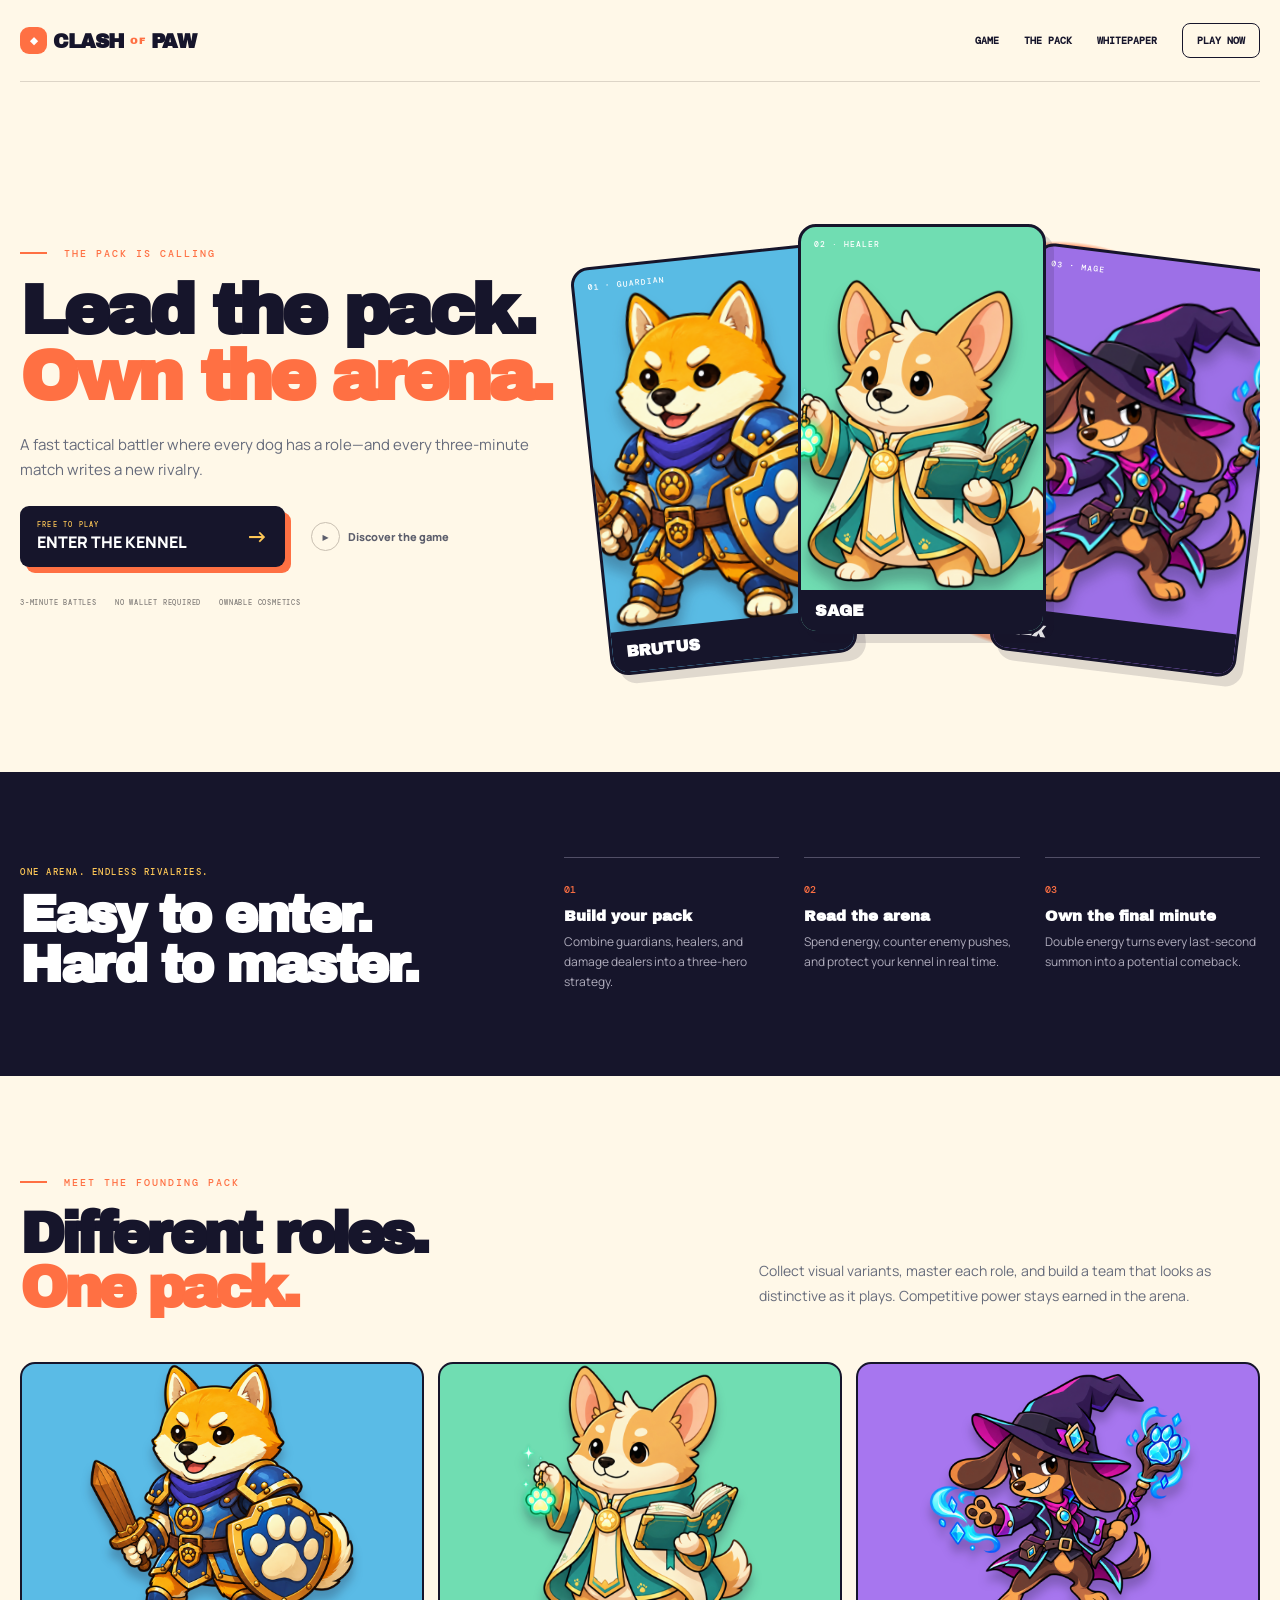
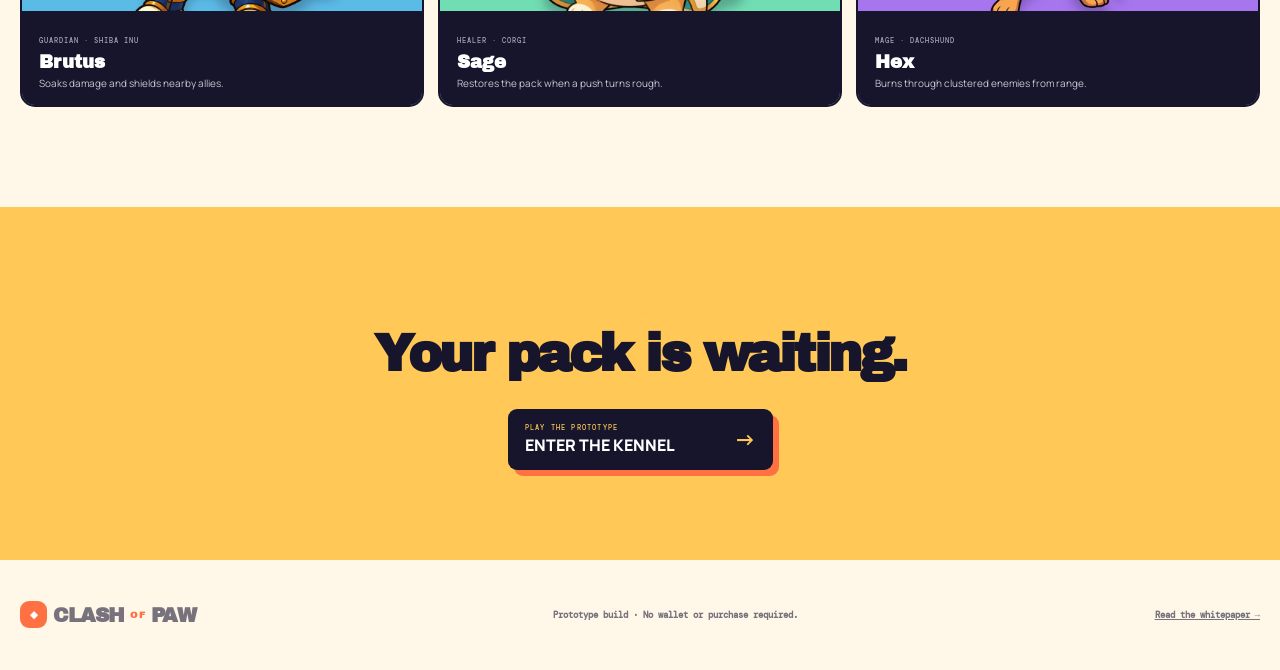
<file: index.html>
<!doctype html>
<html lang="en">
  <head>
    <meta charset="utf-8" />
    <meta name="viewport" content="width=device-width, initial-scale=1" />
    <meta name="theme-color" content="#fff8e8" />
    <meta name="description" content="Clash of Paw — lead your pack and own the arena in a fast tactical dog battler." />
    <link rel="manifest" href="manifest.webmanifest" />
    <link rel="icon" href="icon.svg" type="image/svg+xml" />
    <link rel="preload" href="brutus-warrior.png" as="image" />
    <link rel="preload" href="sage-healer.png" as="image" />
    <link rel="preload" href="hex-mage.png" as="image" />
    <link rel="stylesheet" href="landing.css" />
    <title>Clash of Paw — Lead the Pack</title>
  </head>
  <body>
    <header class="landing-nav wrap">
      <a class="landing-brand" href="#top" aria-label="Clash of Paw home"><span>◆</span> CLASH <i>OF</i> PAW</a>
      <nav aria-label="Main navigation">
        <a href="#game">Game</a><a href="#pack">The Pack</a><a href="whitepaper.html">Whitepaper</a><a class="nav-play" href="play.html" data-launch>Play now</a>
      </nav>
    </header>
    <main id="top">
      <section class="landing-hero wrap">
        <div class="landing-copy">
          <p class="landing-kicker"><span></span> THE PACK IS CALLING</p>
          <h1>Lead the pack.<br /><em>Own the arena.</em></h1>
          <p class="landing-lede">A fast tactical battler where every dog has a role—and every three-minute match writes a new rivalry.</p>
          <div class="landing-actions">
            <a class="launch-button" href="play.html" data-launch><span><small>FREE TO PLAY</small>ENTER THE KENNEL</span><b>→</b></a>
            <a class="watch-link" href="#game"><i>▶</i> Discover the game</a>
          </div>
          <div class="landing-proof"><span>3-MINUTE BATTLES</span><span>NO WALLET REQUIRED</span><span>OWNABLE COSMETICS</span></div>
        </div>
        <div class="landing-pack" aria-label="Brutus, Sage, and Hex">
          <article class="landing-card brutus"><span>01 · GUARDIAN</span><img src="brutus-warrior.png" alt="Brutus the Shiba Inu warrior" /><b>BRUTUS</b></article>
          <article class="landing-card sage"><span>02 · HEALER</span><img src="sage-healer.png" alt="Sage the Corgi healer" /><b>SAGE</b></article>
          <article class="landing-card hex"><span>03 · MAGE</span><img src="hex-mage.png" alt="Hex the Dachshund magician" /><b>HEX</b></article>
        </div>
      </section>
      <section class="game-pitch" id="game">
        <div class="wrap pitch-grid">
          <div class="pitch-heading"><p>ONE ARENA. ENDLESS RIVALRIES.</p><h2>Easy to enter.<br />Hard to master.</h2></div>
          <div class="pitch-steps">
            <article><b>01</b><h3>Build your pack</h3><p>Combine guardians, healers, and damage dealers into a three-hero strategy.</p></article>
            <article><b>02</b><h3>Read the arena</h3><p>Spend energy, counter enemy pushes, and protect your kennel in real time.</p></article>
            <article><b>03</b><h3>Own the final minute</h3><p>Double energy turns every last-second summon into a potential comeback.</p></article>
          </div>
        </div>
      </section>
      <section class="pack-section wrap" id="pack">
        <p class="landing-kicker"><span></span> MEET THE FOUNDING PACK</p>
        <div class="pack-title"><h2>Different roles.<br /><em>One pack.</em></h2><p>Collect visual variants, master each role, and build a team that looks as distinctive as it plays. Competitive power stays earned in the arena.</p></div>
        <div class="pack-roster">
          <article><img src="brutus-warrior.png" alt="Brutus" /><div><small>GUARDIAN · SHIBA INU</small><h3>Brutus</h3><p>Soaks damage and shields nearby allies.</p></div></article>
          <article><img src="sage-healer.png" alt="Sage" /><div><small>HEALER · CORGI</small><h3>Sage</h3><p>Restores the pack when a push turns rough.</p></div></article>
          <article><img src="hex-mage.png" alt="Hex" /><div><small>MAGE · DACHSHUND</small><h3>Hex</h3><p>Burns through clustered enemies from range.</p></div></article>
        </div>
      </section>
      <section class="final-call"><div class="wrap"><p>THE TAVERN DOORS ARE OPEN</p><h2>Your pack is waiting.</h2><a class="launch-button" href="play.html" data-launch><span><small>PLAY THE PROTOTYPE</small>ENTER THE KENNEL</span><b>→</b></a></div></section>
    </main>
    <footer class="wrap landing-footer"><a class="landing-brand" href="#top"><span>◆</span> CLASH <i>OF</i> PAW</a><p>Prototype build · No wallet or purchase required.</p><a href="whitepaper.html">Read the whitepaper →</a></footer>
    <div class="launch-screen" id="launchScreen" aria-hidden="true"><div class="launch-mark">◆</div><h2>OPENING THE KENNEL</h2><p>PREPARING YOUR PACK</p><div><i></i></div></div>
    <script src="landing.js"></script>
  </body>
</html>
</file>
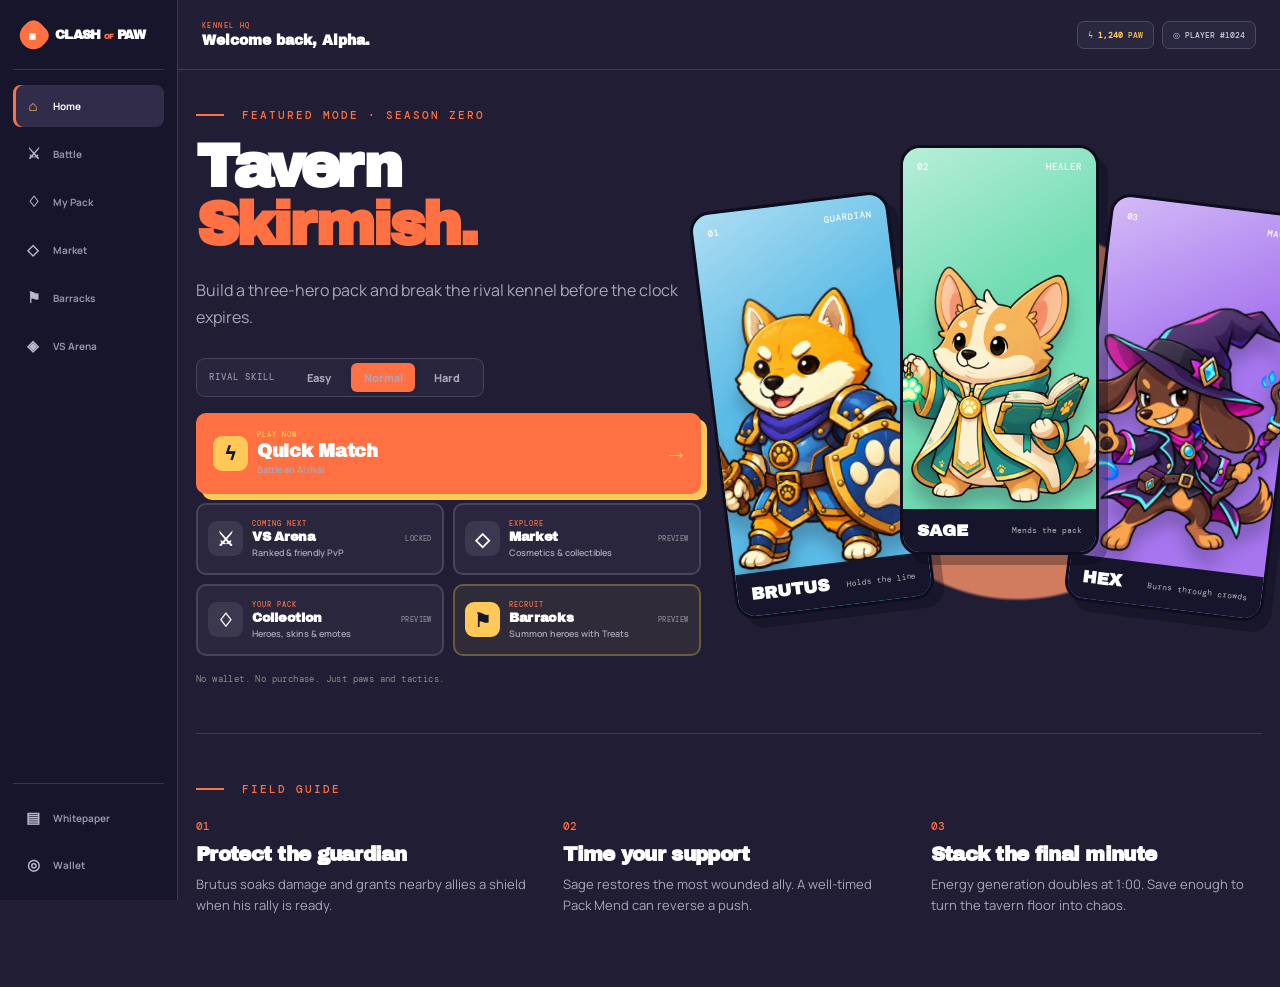
<file: play.html>
<!doctype html>
<html lang="en">
  <head>
    <meta charset="utf-8" />
    <meta name="viewport" content="width=device-width, initial-scale=1" />
    <meta name="theme-color" content="#16152b" />
    <meta name="description" content="Play Clash of Paw — a fast tactical dog tower battler." />
    <link rel="manifest" href="manifest.webmanifest" />
    <link rel="icon" href="icon.svg" type="image/svg+xml" />
    <link rel="preload" href="brutus-warrior.png" as="image" />
    <link rel="preload" href="sage-healer.png" as="image" />
    <link rel="preload" href="hex-mage.png" as="image" />
    <link rel="stylesheet" href="styles.css" />
    <title>Play — Clash of Paw</title>
  </head>
  <body class="game-client">
    <div class="client-layout">
      <aside class="client-sidebar">
        <a class="client-brand" href="index.html" aria-label="Return to Clash of Paw landing page"><span class="paw-mark">◆</span><b>CLASH <i>OF</i> PAW</b></a>
        <nav aria-label="Game navigation">
          <button class="client-nav active" id="home"><span>⌂</span><b>Home</b></button>
          <button class="client-nav" id="battleNav"><span>⚔</span><b>Battle</b></button>
          <button class="client-nav coming" data-feature="collection"><span>♢</span><b>My Pack</b></button>
          <button class="client-nav coming" data-feature="market"><span>◇</span><b>Market</b></button>
          <button class="client-nav coming" data-feature="barracks"><span>⚑</span><b>Barracks</b></button>
          <button class="client-nav coming" data-feature="vs"><span>◈</span><b>VS Arena</b></button>
        </nav>
        <div class="client-sidebar-bottom">
          <a href="whitepaper.html"><span>▤</span><b>Whitepaper</b></a>
          <button class="client-nav coming" data-feature="wallet"><span>◎</span><b>Wallet</b></button>
          <button class="install hidden" id="install">Install app</button>
        </div>
      </aside>

      <main class="client-main">
        <header class="client-topbar">
          <div><small>KENNEL HQ</small><strong>Welcome back, Alpha.</strong></div>
          <div class="client-profile"><span>ϟ <b>1,240</b> PAW</span><span>◎ PLAYER #1024</span></div>
        </header>
        <div class="client-content">
          <section class="hero" id="intro">
            <div class="hero-copy">
              <p class="eyebrow"><span></span> FEATURED MODE · SEASON ZERO</p>
              <h1>Tavern<br /><em>Skirmish.</em></h1>
              <p class="lede">Build a three-hero pack and break the rival kennel before the clock expires.</p>
              <div class="difficulty" role="group" aria-label="Choose AI difficulty"><span>RIVAL SKILL</span><button data-difficulty="easy">Easy</button><button class="selected" data-difficulty="normal">Normal</button><button data-difficulty="hard">Hard</button></div>
              <nav class="main-menu" aria-label="Game modes">
                <button class="menu-tile primary-mode" id="play"><span class="menu-icon">ϟ</span><span><small>PLAY NOW</small><b>Quick Match</b><em>Battle an AI rival</em></span><i>→</i></button>
                <button class="menu-tile coming" data-feature="vs"><span class="menu-icon">⚔</span><span><small>COMING NEXT</small><b>VS Arena</b><em>Ranked & friendly PvP</em></span><i>LOCKED</i></button>
                <button class="menu-tile coming" data-feature="market"><span class="menu-icon">◇</span><span><small>EXPLORE</small><b>Market</b><em>Cosmetics & collectibles</em></span><i>PREVIEW</i></button>
                <button class="menu-tile coming" data-feature="collection"><span class="menu-icon">♢</span><span><small>YOUR PACK</small><b>Collection</b><em>Heroes, skins & emotes</em></span><i>PREVIEW</i></button>
                <button class="menu-tile coming barracks-tile" data-feature="barracks"><span class="menu-icon">⚑</span><span><small>RECRUIT</small><b>Barracks</b><em>Summon heroes with Treats</em></span><i>PREVIEW</i></button>
              </nav>
              <p class="fine-print">No wallet. No purchase. Just paws and tactics.</p>
            </div>
            <div class="pack-showcase" aria-label="Your starting pack">
              <article class="hero-card warrior"><div class="role"><span>01</span> GUARDIAN</div><img src="brutus-warrior.png" alt="Brutus, a Shiba Inu warrior with a paw shield" /><div class="hero-name"><span>BRUTUS</span><small>Holds the line</small></div></article>
              <article class="hero-card healer"><div class="role"><span>02</span> HEALER</div><img src="sage-healer.png" alt="Sage, a Corgi healer holding a glowing paw charm" /><div class="hero-name"><span>SAGE</span><small>Mends the pack</small></div></article>
              <article class="hero-card mage"><div class="role"><span>03</span> MAGE</div><img src="hex-mage.png" alt="Hex, a Dachshund magician with a glowing staff" /><div class="hero-name"><span>HEX</span><small>Burns through crowds</small></div></article>
            </div>
          </section>

          <section class="game hidden" id="game" aria-live="polite">
            <div class="match-topbar">
              <button class="icon-button" id="pause" aria-label="Pause match">Ⅱ</button>
              <div class="tower-stat player"><span class="team-label">YOUR KENNEL</span><div class="hp-row"><strong id="playerHp">2200</strong><small id="playerShield"></small></div><div class="bar"><i id="playerBar"></i><b id="playerShieldBar"></b></div></div>
              <div class="timer"><span id="phase">BATTLE</span><strong id="clock">3:00</strong><small id="difficultyLabel">NORMAL RIVAL</small></div>
              <div class="tower-stat enemy"><span class="team-label">RIVAL KENNEL</span><div class="hp-row"><strong id="enemyHp">2200</strong><small id="enemyShield"></small></div><div class="bar"><i id="enemyBar"></i><b id="enemyShieldBar"></b></div></div>
              <button class="icon-button sound-button" id="sound" aria-label="Toggle sound">♪</button>
            </div>
            <div class="arena" id="arena">
              <div class="tavern-backdrop"><i></i><i></i><i></i></div><div class="banner home-banner">PAW</div><div class="banner rival-banner">RUF</div>
              <div class="tower home"><span>♜</span><b>BLUE KENNEL</b><i></i></div><div class="tower rival"><span>♜</span><b>RED KENNEL</b><i></i></div><div class="lane"><span></span></div>
              <div class="units" id="units"></div><div class="battle-toast" id="toast"></div><div class="emote-bubble player-emote" id="playerEmote"></div><div class="emote-bubble enemy-emote" id="enemyEmote"></div><div class="frenzy-banner" id="frenzyBanner">FINAL MINUTE · DOUBLE ENERGY</div>
            </div>
            <div class="battle-controls">
              <div class="energy-block"><span class="bolt">ϟ</span><div><strong id="energy">5.0</strong><small>ENERGY</small></div><div class="energy-pips" id="energyPips"></div></div>
              <div class="summon-area"><p><span>SUMMON YOUR PACK</span><small id="nextHint">Choose a fighter</small></p><div class="cards">
                <button class="card warrior" data-unit="brutus"><img src="brutus-warrior.png" alt="" /><span><b>Brutus</b><small>Guardian · shield</small></span><i>2</i></button>
                <button class="card healer" data-unit="sage"><img src="sage-healer.png" alt="" /><span><b>Sage</b><small>Support · heal</small></span><i>3</i></button>
                <button class="card mage" data-unit="hex"><img src="hex-mage.png" alt="" /><span><b>Hex</b><small>Ranged · burst</small></span><i>3</i></button>
              </div></div>
              <div class="skills"><button class="skill heal" id="healSkill"><span>✦</span><b>PACK MEND</b><small id="healText">READY</small></button><button class="skill shield" id="shieldSkill"><span>⬡</span><b>GUARD RALLY</b><small id="shieldText">READY</small></button></div>
              <div class="emotes" aria-label="Pack emotes"><button data-emote="NICE!">🐾</button><button data-emote="WOOF?!">!</button><button data-emote="TO THE MOON!">↗</button></div>
            </div>
          </section>

          <section class="game-notes" id="how"><p class="eyebrow"><span></span> FIELD GUIDE</p><div class="notes-grid"><article><b>01</b><h2>Protect the guardian</h2><p>Brutus soaks damage and grants nearby allies a shield when his rally is ready.</p></article><article><b>02</b><h2>Time your support</h2><p>Sage restores the most wounded ally. A well-timed Pack Mend can reverse a push.</p></article><article><b>03</b><h2>Stack the final minute</h2><p>Energy generation doubles at 1:00. Save enough to turn the tavern floor into chaos.</p></article></div></section>
        </div>
      </main>
    </div>

    <dialog id="tutorialDialog" class="tutorial-dialog"><div class="result-inner tutorial-inner"><p class="eyebrow"><span></span> QUICK MATCH BRIEFING</p><h2>Three minutes.<br /><em>One kennel.</em></h2><p>Push across the tavern floor and break the rival kennel before they break yours.</p><div class="tutorial-steps"><article><b>1</b><span><strong>Summon your pack</strong><small>Spend energy on Brutus, Sage, or Hex.</small></span></article><article><b>2</b><span><strong>Support the push</strong><small>Use Pack Mend and Guard Rally at the right moment.</small></span></article><article><b>3</b><span><strong>Own the final minute</strong><small>Energy doubles when the timer reaches 1:00.</small></span></article></div><div class="tutorial-rival"><span>RIVAL SELECTED</span><b id="tutorialDifficulty">NORMAL</b></div><button class="primary tutorial-start" id="startBattle">Unleash the Pack! <span>→</span></button><button class="text-button" id="closeTutorial">Back to HQ</button></div></dialog>
    <dialog id="result"><div class="result-inner"><p class="eyebrow" id="resultLabel">MATCH COMPLETE</p><h2 id="resultTitle">The kennel stands.</h2><div class="result-score"><span><small>YOUR KENNEL</small><b id="resultPlayerHp">0</b></span><i>—</i><span><small>RIVAL KENNEL</small><b id="resultEnemyHp">0</b></span></div><p id="resultCopy"></p><button class="primary" id="again">Run it back <span>→</span></button><button class="text-button" id="menuFromResult">Back to HQ</button></div></dialog>
    <dialog id="pauseDialog"><div class="result-inner pause-inner"><p class="eyebrow">MATCH PAUSED</p><h2>Catch your breath.</h2><p>Your pack will wait right here.</p><button class="primary" id="resume">Resume <span>→</span></button><button class="text-button" id="quitMatch">Quit match</button></div></dialog>
    <dialog id="featureDialog"><div class="result-inner feature-inner"><span class="feature-icon" id="featureIcon">⚔</span><p class="eyebrow" id="featureEyebrow">ON THE ROADMAP</p><h2 id="featureTitle">VS Arena</h2><p id="featureCopy"></p><div class="feature-status"><span></span><small id="featureStatus">FOUNDATION IN PROGRESS</small></div><button class="primary" id="closeFeature">Back to HQ <span>→</span></button></div></dialog>
    <script src="app.js"></script>
  </body>
</html>
</file>
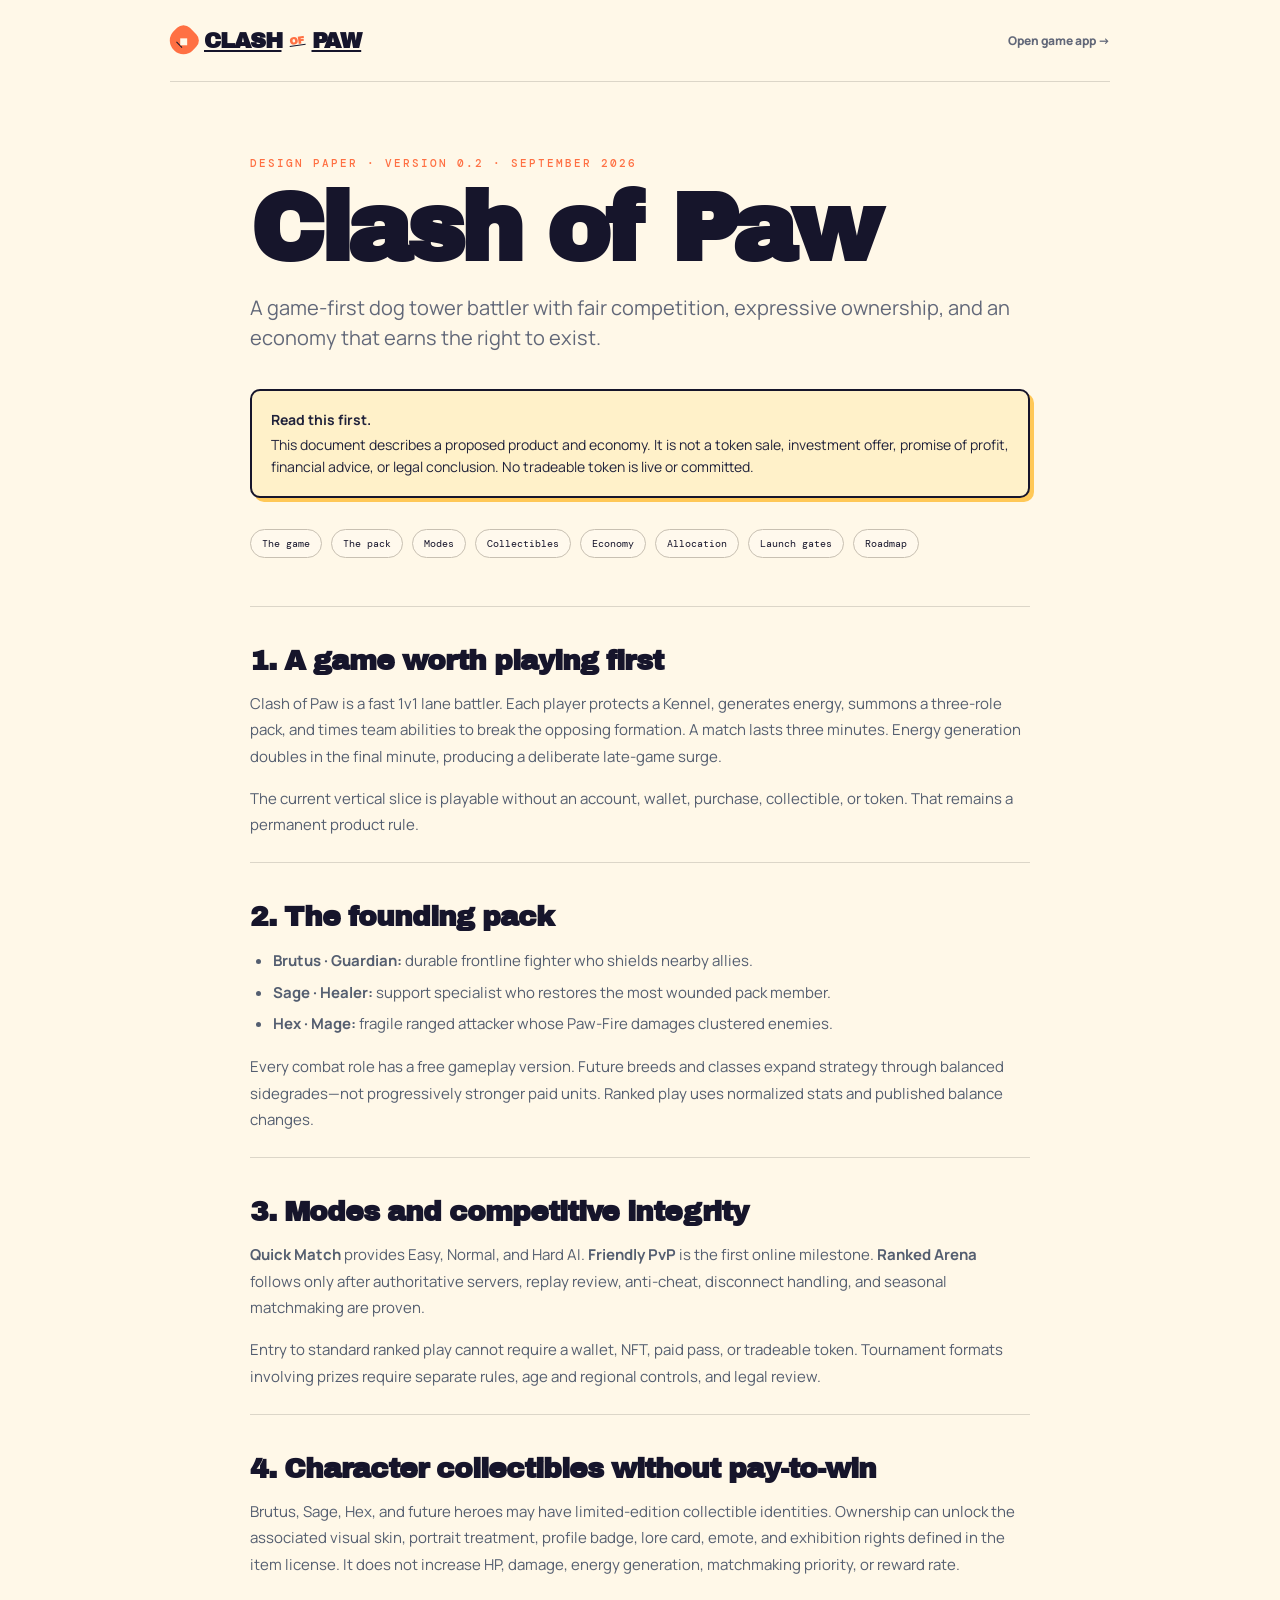
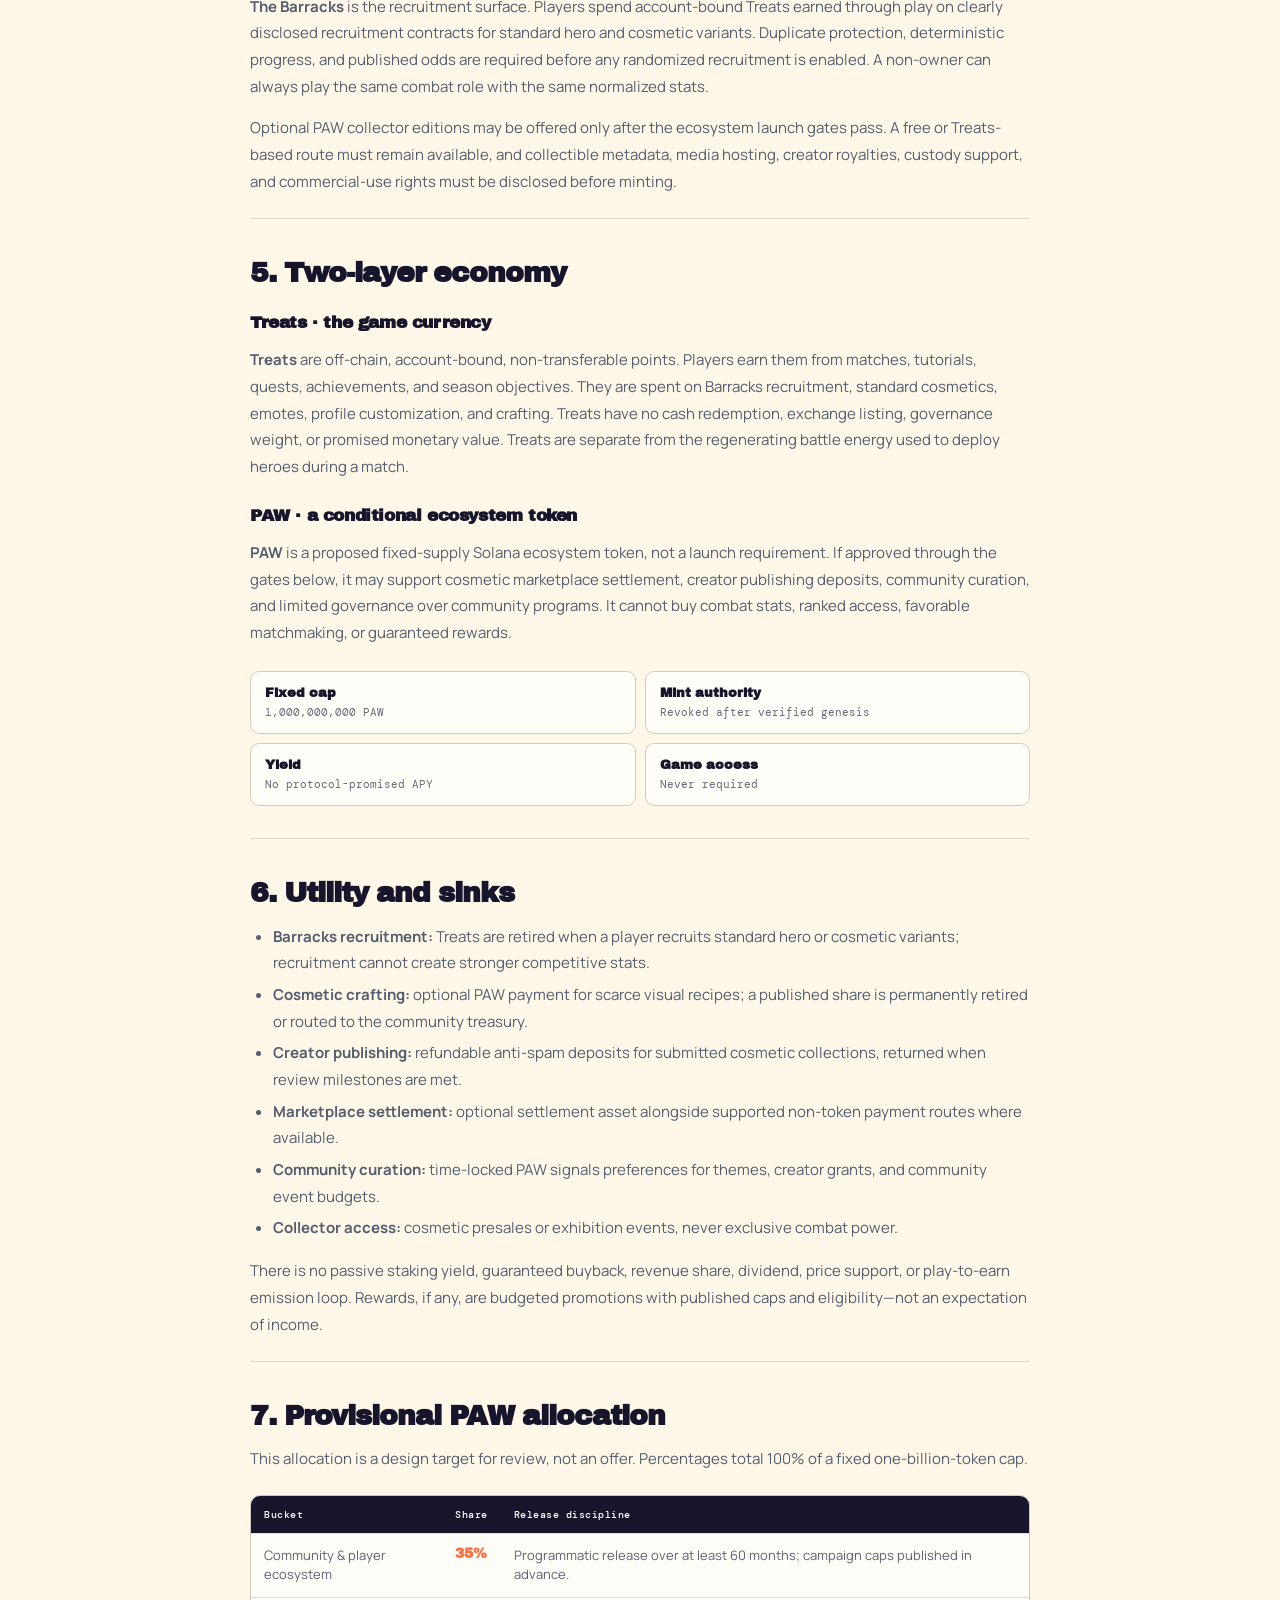
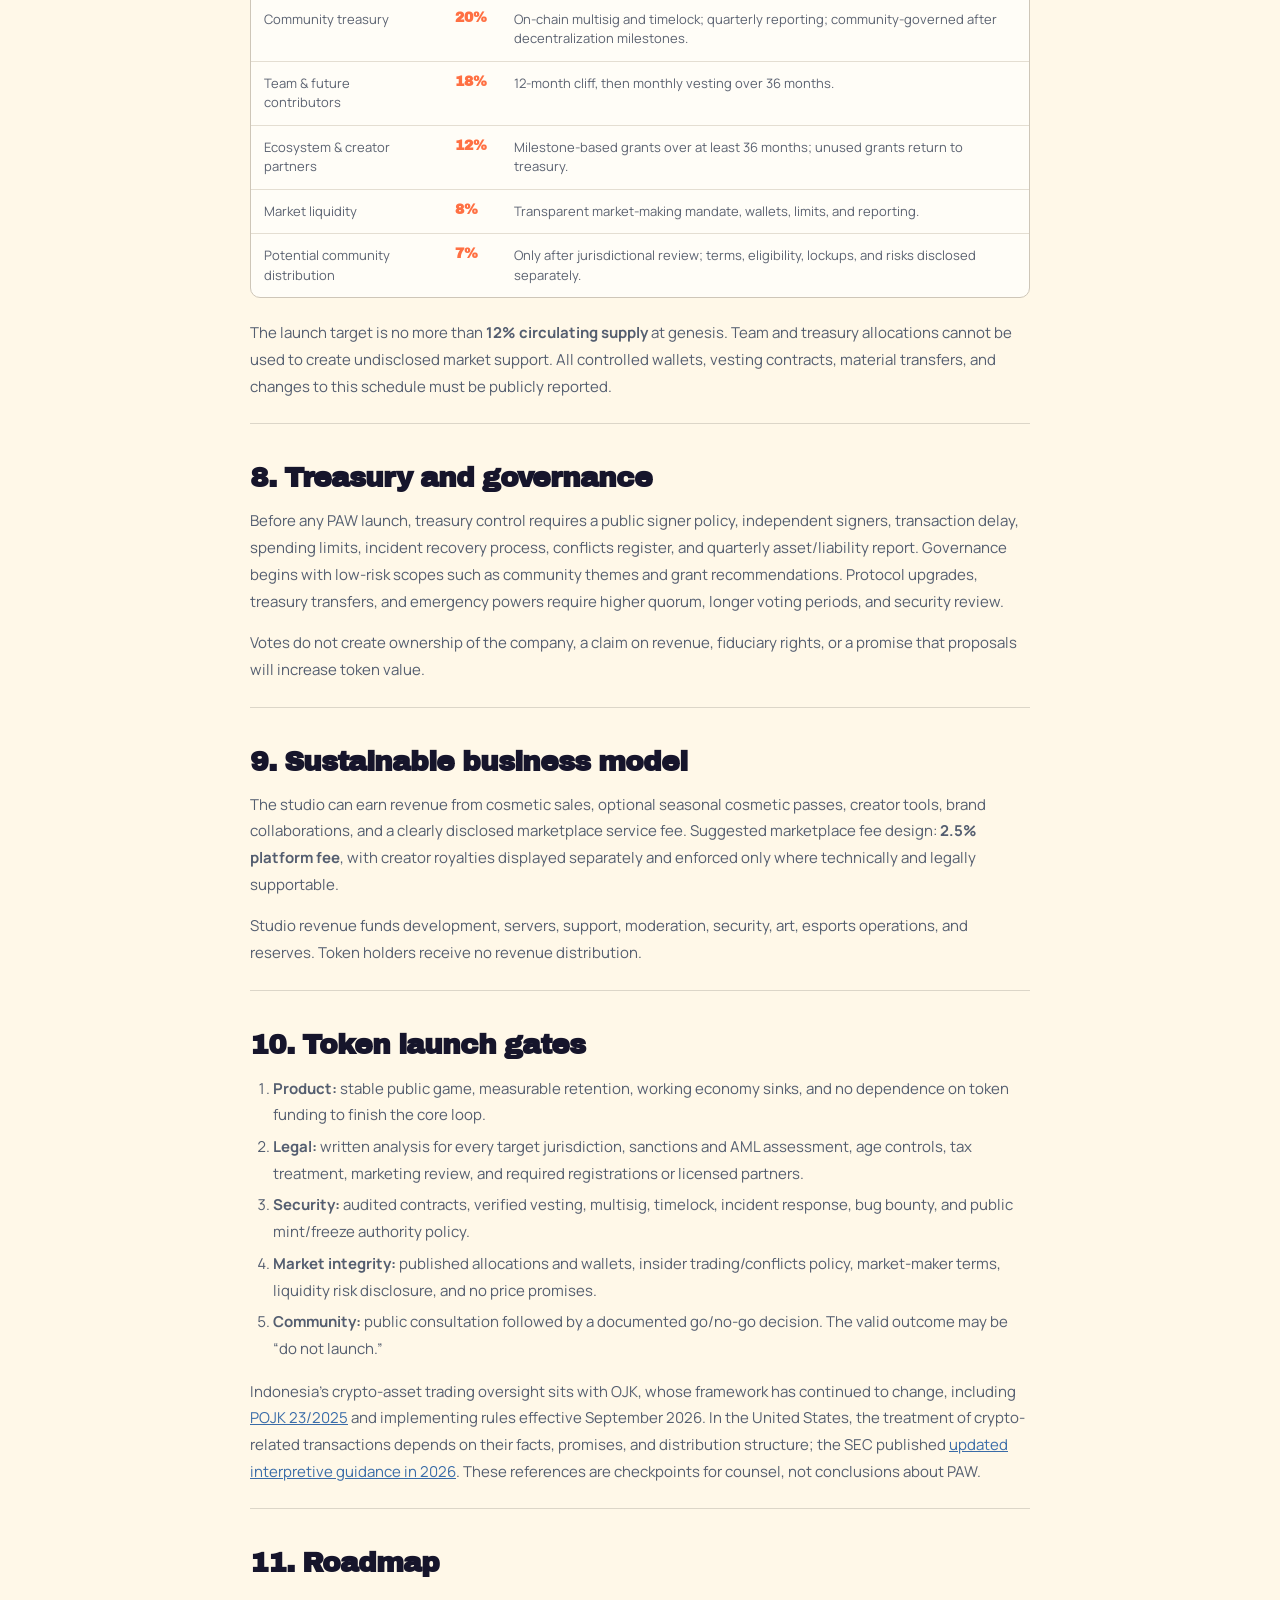
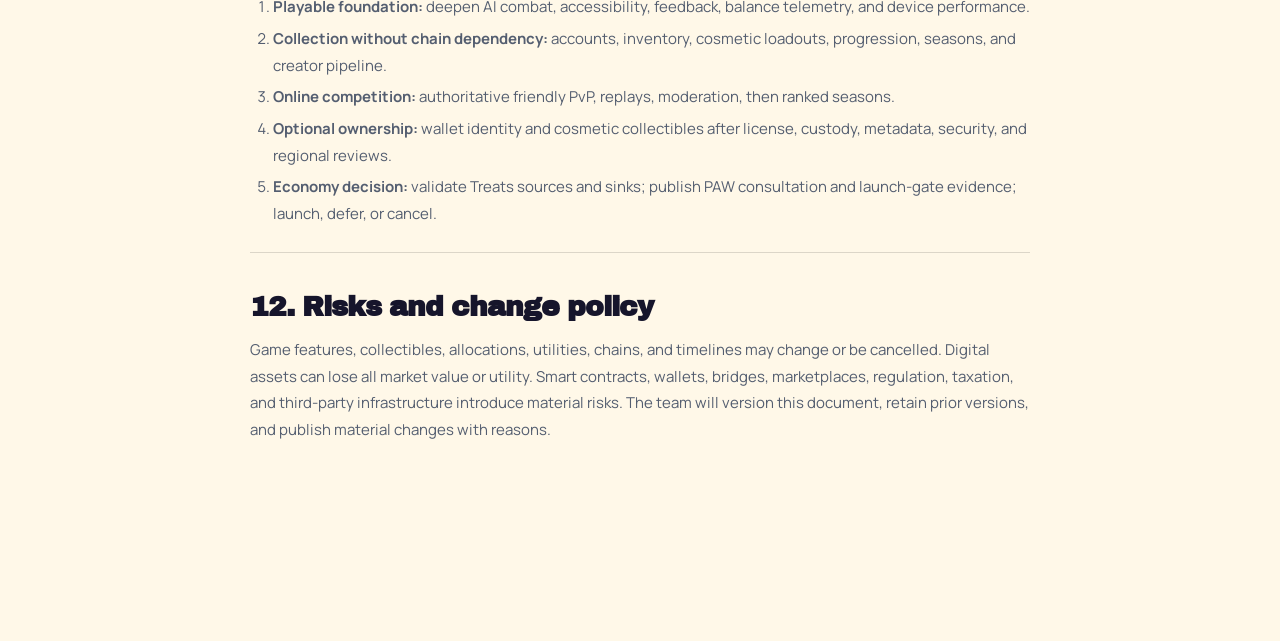
<file: whitepaper.html>
<!doctype html>
<html lang="en">
  <head>
    <meta charset="utf-8" />
    <meta name="viewport" content="width=device-width, initial-scale=1" />
    <meta name="theme-color" content="#16152b" />
    <meta name="description" content="Clash of Paw game and economy design paper." />
    <link rel="icon" href="icon.svg" type="image/svg+xml" />
    <link rel="stylesheet" href="styles.css" />
    <link rel="stylesheet" href="whitepaper.css" />
    <title>Whitepaper · Clash of Paw</title>
  </head>
  <body>
    <main class="paper-shell">
      <header><a class="brand" href="index.html"><span class="paw-mark">◆</span> CLASH <i>OF</i> PAW</a><a class="back" href="play.html">Open game app →</a></header>
      <article>
        <p class="eyebrow">DESIGN PAPER · VERSION 0.2 · SEPTEMBER 2026</p>
        <h1>Clash of Paw</h1>
        <p class="subtitle">A game-first dog tower battler with fair competition, expressive ownership, and an economy that earns the right to exist.</p>
        <aside><b>Read this first.</b> This document describes a proposed product and economy. It is not a token sale, investment offer, promise of profit, financial advice, or legal conclusion. No tradeable token is live or committed.</aside>

        <nav>
          <a href="#game">The game</a><a href="#pack">The pack</a><a href="#modes">Modes</a>
          <a href="#collectibles">Collectibles</a><a href="#economy">Economy</a><a href="#allocation">Allocation</a>
          <a href="#gates">Launch gates</a><a href="#roadmap">Roadmap</a>
        </nav>

        <section id="game"><h2>1. A game worth playing first</h2><p>Clash of Paw is a fast 1v1 lane battler. Each player protects a Kennel, generates energy, summons a three-role pack, and times team abilities to break the opposing formation. A match lasts three minutes. Energy generation doubles in the final minute, producing a deliberate late-game surge.</p><p>The current vertical slice is playable without an account, wallet, purchase, collectible, or token. That remains a permanent product rule.</p></section>

        <section id="pack"><h2>2. The founding pack</h2><ul><li><b>Brutus · Guardian:</b> durable frontline fighter who shields nearby allies.</li><li><b>Sage · Healer:</b> support specialist who restores the most wounded pack member.</li><li><b>Hex · Mage:</b> fragile ranged attacker whose Paw-Fire damages clustered enemies.</li></ul><p>Every combat role has a free gameplay version. Future breeds and classes expand strategy through balanced sidegrades—not progressively stronger paid units. Ranked play uses normalized stats and published balance changes.</p></section>

        <section id="modes"><h2>3. Modes and competitive integrity</h2><p><b>Quick Match</b> provides Easy, Normal, and Hard AI. <b>Friendly PvP</b> is the first online milestone. <b>Ranked Arena</b> follows only after authoritative servers, replay review, anti-cheat, disconnect handling, and seasonal matchmaking are proven.</p><p>Entry to standard ranked play cannot require a wallet, NFT, paid pass, or tradeable token. Tournament formats involving prizes require separate rules, age and regional controls, and legal review.</p></section>

        <section id="collectibles"><h2>4. Character collectibles without pay-to-win</h2><p>Brutus, Sage, Hex, and future heroes may have limited-edition collectible identities. Ownership can unlock the associated visual skin, portrait treatment, profile badge, lore card, emote, and exhibition rights defined in the item license. It does not increase HP, damage, energy generation, matchmaking priority, or reward rate.</p><p><b>The Barracks</b> is the recruitment surface. Players spend account-bound Treats earned through play on clearly disclosed recruitment contracts for standard hero and cosmetic variants. Duplicate protection, deterministic progress, and published odds are required before any randomized recruitment is enabled. A non-owner can always play the same combat role with the same normalized stats.</p><p>Optional PAW collector editions may be offered only after the ecosystem launch gates pass. A free or Treats-based route must remain available, and collectible metadata, media hosting, creator royalties, custody support, and commercial-use rights must be disclosed before minting.</p></section>

        <section id="economy"><h2>5. Two-layer economy</h2><h3>Treats · the game currency</h3><p><b>Treats</b> are off-chain, account-bound, non-transferable points. Players earn them from matches, tutorials, quests, achievements, and season objectives. They are spent on Barracks recruitment, standard cosmetics, emotes, profile customization, and crafting. Treats have no cash redemption, exchange listing, governance weight, or promised monetary value. Treats are separate from the regenerating battle energy used to deploy heroes during a match.</p><h3>PAW · a conditional ecosystem token</h3><p><b>PAW</b> is a proposed fixed-supply Solana ecosystem token, not a launch requirement. If approved through the gates below, it may support cosmetic marketplace settlement, creator publishing deposits, community curation, and limited governance over community programs. It cannot buy combat stats, ranked access, favorable matchmaking, or guaranteed rewards.</p><div class="principles"><span><b>Fixed cap</b>1,000,000,000 PAW</span><span><b>Mint authority</b>Revoked after verified genesis</span><span><b>Yield</b>No protocol-promised APY</span><span><b>Game access</b>Never required</span></div></section>

        <section><h2>6. Utility and sinks</h2><ul><li><b>Barracks recruitment:</b> Treats are retired when a player recruits standard hero or cosmetic variants; recruitment cannot create stronger competitive stats.</li><li><b>Cosmetic crafting:</b> optional PAW payment for scarce visual recipes; a published share is permanently retired or routed to the community treasury.</li><li><b>Creator publishing:</b> refundable anti-spam deposits for submitted cosmetic collections, returned when review milestones are met.</li><li><b>Marketplace settlement:</b> optional settlement asset alongside supported non-token payment routes where available.</li><li><b>Community curation:</b> time-locked PAW signals preferences for themes, creator grants, and community event budgets.</li><li><b>Collector access:</b> cosmetic presales or exhibition events, never exclusive combat power.</li></ul><p>There is no passive staking yield, guaranteed buyback, revenue share, dividend, price support, or play-to-earn emission loop. Rewards, if any, are budgeted promotions with published caps and eligibility—not an expectation of income.</p></section>

        <section id="allocation"><h2>7. Provisional PAW allocation</h2><p>This allocation is a design target for review, not an offer. Percentages total 100% of a fixed one-billion-token cap.</p><table><thead><tr><th>Bucket</th><th>Share</th><th>Release discipline</th></tr></thead><tbody><tr><td>Community & player ecosystem</td><td>35%</td><td>Programmatic release over at least 60 months; campaign caps published in advance.</td></tr><tr><td>Community treasury</td><td>20%</td><td>On-chain multisig and timelock; quarterly reporting; community-governed after decentralization milestones.</td></tr><tr><td>Team & future contributors</td><td>18%</td><td>12-month cliff, then monthly vesting over 36 months.</td></tr><tr><td>Ecosystem & creator partners</td><td>12%</td><td>Milestone-based grants over at least 36 months; unused grants return to treasury.</td></tr><tr><td>Market liquidity</td><td>8%</td><td>Transparent market-making mandate, wallets, limits, and reporting.</td></tr><tr><td>Potential community distribution</td><td>7%</td><td>Only after jurisdictional review; terms, eligibility, lockups, and risks disclosed separately.</td></tr></tbody></table><p>The launch target is no more than <b>12% circulating supply</b> at genesis. Team and treasury allocations cannot be used to create undisclosed market support. All controlled wallets, vesting contracts, material transfers, and changes to this schedule must be publicly reported.</p></section>

        <section><h2>8. Treasury and governance</h2><p>Before any PAW launch, treasury control requires a public signer policy, independent signers, transaction delay, spending limits, incident recovery process, conflicts register, and quarterly asset/liability report. Governance begins with low-risk scopes such as community themes and grant recommendations. Protocol upgrades, treasury transfers, and emergency powers require higher quorum, longer voting periods, and security review.</p><p>Votes do not create ownership of the company, a claim on revenue, fiduciary rights, or a promise that proposals will increase token value.</p></section>

        <section><h2>9. Sustainable business model</h2><p>The studio can earn revenue from cosmetic sales, optional seasonal cosmetic passes, creator tools, brand collaborations, and a clearly disclosed marketplace service fee. Suggested marketplace fee design: <b>2.5% platform fee</b>, with creator royalties displayed separately and enforced only where technically and legally supportable.</p><p>Studio revenue funds development, servers, support, moderation, security, art, esports operations, and reserves. Token holders receive no revenue distribution.</p></section>

        <section id="gates"><h2>10. Token launch gates</h2><ol><li><b>Product:</b> stable public game, measurable retention, working economy sinks, and no dependence on token funding to finish the core loop.</li><li><b>Legal:</b> written analysis for every target jurisdiction, sanctions and AML assessment, age controls, tax treatment, marketing review, and required registrations or licensed partners.</li><li><b>Security:</b> audited contracts, verified vesting, multisig, timelock, incident response, bug bounty, and public mint/freeze authority policy.</li><li><b>Market integrity:</b> published allocations and wallets, insider trading/conflicts policy, market-maker terms, liquidity risk disclosure, and no price promises.</li><li><b>Community:</b> public consultation followed by a documented go/no-go decision. The valid outcome may be “do not launch.”</li></ol><p>Indonesia’s crypto-asset trading oversight sits with OJK, whose framework has continued to change, including <a href="https://ojk.go.id/id/regulasi/Pages/POJK-23-2025-Perubahan-POJK-27-Tahun-2024-tentang-Penyelenggaraan-Perdagangan-Aset-Keuangan-Digital-Termasuk-Aset-Kripto.aspx">POJK 23/2025</a> and implementing rules effective September 2026. In the United States, the treatment of crypto-related transactions depends on their facts, promises, and distribution structure; the SEC published <a href="https://www.sec.gov/resources-small-businesses/capital-raising-building-blocks/transactions-involving-crypto-assets">updated interpretive guidance in 2026</a>. These references are checkpoints for counsel, not conclusions about PAW.</p></section>

        <section id="roadmap"><h2>11. Roadmap</h2><ol><li><b>Playable foundation:</b> deepen AI combat, accessibility, feedback, balance telemetry, and device performance.</li><li><b>Collection without chain dependency:</b> accounts, inventory, cosmetic loadouts, progression, seasons, and creator pipeline.</li><li><b>Online competition:</b> authoritative friendly PvP, replays, moderation, then ranked seasons.</li><li><b>Optional ownership:</b> wallet identity and cosmetic collectibles after license, custody, metadata, security, and regional reviews.</li><li><b>Economy decision:</b> validate Treats sources and sinks; publish PAW consultation and launch-gate evidence; launch, defer, or cancel.</li></ol></section>

        <section><h2>12. Risks and change policy</h2><p>Game features, collectibles, allocations, utilities, chains, and timelines may change or be cancelled. Digital assets can lose all market value or utility. Smart contracts, wallets, bridges, marketplaces, regulation, taxation, and third-party infrastructure introduce material risks. The team will version this document, retain prior versions, and publish material changes with reasons.</p></section>
      </article>
    </main>
  </body>
</html>
</file>
<file: landing.css>
@import url('https://fonts.googleapis.com/css2?family=Archivo+Black&family=DM+Mono:wght@400;500&family=Manrope:wght@400;600;700;800&display=swap');
:root{--night:#16152b;--cream:#fff8e8;--orange:#ff7043;--gold:#ffc857;--muted:#666b7b}
*{box-sizing:border-box}html{scroll-behavior:smooth}body{margin:0;min-width:320px;color:var(--night);background:var(--cream);font-family:Manrope,system-ui,sans-serif}.wrap{width:min(1240px,calc(100% - 40px));margin:auto}a{color:inherit}.landing-nav{height:82px;display:flex;align-items:center;justify-content:space-between;border-bottom:1px solid #ddd5c7}.landing-brand{display:flex;align-items:center;gap:6px;text-decoration:none;font:900 20px 'Archivo Black',sans-serif;letter-spacing:-1px}.landing-brand span{display:grid;place-items:center;width:27px;height:27px;border-radius:9px;color:#fff;background:var(--orange);font-size:10px}.landing-brand i{color:var(--orange);font-style:normal;font-size:9px;letter-spacing:.5px}.landing-nav nav{display:flex;align-items:center;gap:25px}.landing-nav nav a{font:700 10px 'DM Mono',monospace;text-decoration:none;text-transform:uppercase}.landing-nav nav a:hover{color:var(--orange)}.landing-nav .nav-play{padding:10px 14px;border:1px solid var(--night);border-radius:8px}
.landing-hero{position:relative;min-height:690px;display:grid;grid-template-columns:.9fr 1.1fr;align-items:center;gap:22px;overflow:hidden}.landing-copy{position:relative;z-index:4}.landing-kicker{margin:0 0 18px;color:var(--orange);font:500 10px 'DM Mono',monospace;letter-spacing:2px}.landing-kicker span{display:inline-block;width:27px;height:2px;margin:0 9px 3px 0;background:currentColor}.landing-hero h1,.pack-title h2{margin:0;font:900 clamp(52px,5.5vw,76px)/.93 'Archivo Black',sans-serif;letter-spacing:-4px}.landing-hero h1 em,.pack-title h2 em{color:var(--orange);font-style:normal}.landing-lede{max-width:530px;margin:23px 0;color:var(--muted);font-size:15px;line-height:1.7}.landing-actions{display:flex;align-items:center;gap:26px}.launch-button{display:inline-flex;align-items:center;justify-content:space-between;gap:35px;min-width:265px;padding:14px 17px;border-radius:9px;color:#fff;background:var(--night);box-shadow:6px 6px 0 var(--orange);text-decoration:none;font-weight:900;transition:.15s}.launch-button:hover{transform:translate(-2px,-2px);box-shadow:9px 9px 0 var(--orange)}.launch-button small{display:block;margin-bottom:2px;color:var(--gold);font:500 7px 'DM Mono',monospace;letter-spacing:1.2px}.launch-button b{color:var(--gold);font-size:22px}.watch-link{display:flex;align-items:center;gap:8px;color:#5c5e6c;font-size:11px;font-weight:800;text-decoration:none}.watch-link i{display:grid;place-items:center;width:29px;height:29px;border:1px solid #c9c0b2;border-radius:50%;font-size:8px;font-style:normal}.landing-proof{display:flex;gap:18px;margin-top:31px;color:#827e7a;font:500 7px 'DM Mono',monospace;letter-spacing:.8px}
.landing-pack{position:relative;height:540px}.landing-pack::before{content:"";position:absolute;width:530px;height:530px;right:-60px;top:25px;border-radius:50%;background:radial-gradient(circle,#ffd16b 0 32%,#ff9565 33% 54%,transparent 55%);opacity:.8}.landing-card{position:absolute;bottom:32px;width:37%;height:410px;overflow:hidden;border:3px solid var(--night);border-radius:18px;box-shadow:8px 9px 0 #16152b22}.landing-card span{position:absolute;z-index:3;top:12px;left:13px;color:#fff;font:500 8px 'DM Mono',monospace;letter-spacing:1px}.landing-card img{position:absolute;width:143%;max-width:none;left:50%;bottom:32px;transform:translateX(-50%);filter:drop-shadow(0 13px 7px #17142c48)}.landing-card b{position:absolute;z-index:3;inset:auto 0 0;padding:12px 14px;color:#fff;background:var(--night);font:900 16px 'Archivo Black',sans-serif}.landing-card.brutus{left:0;transform:rotate(-6deg);background:#59bbe4}.landing-card.sage{left:31%;bottom:63px;z-index:2;background:#70ddb2}.landing-card.hex{right:0;transform:rotate(7deg);background:#9d70e7}
.game-pitch{padding:85px 0;color:#fff;background:var(--night)}.pitch-grid{display:grid;grid-template-columns:.8fr 1.2fr;gap:80px}.pitch-heading p,.final-call>div>p{color:var(--gold);font:500 9px 'DM Mono',monospace;letter-spacing:1.5px}.pitch-heading h2,.final-call h2{margin:12px 0 0;font:900 clamp(36px,4vw,55px)/.98 'Archivo Black',sans-serif;letter-spacing:-2.5px}.pitch-steps{display:grid;grid-template-columns:repeat(3,1fr);gap:25px}.pitch-steps article{padding-top:18px;border-top:1px solid #514e66}.pitch-steps b{color:var(--orange);font:500 10px 'DM Mono',monospace}.pitch-steps h3{margin:10px 0 8px;font:900 15px 'Archivo Black',sans-serif}.pitch-steps p{margin:0;color:#afacbc;font-size:12px;line-height:1.65}
.pack-section{padding:100px 0}.pack-title{display:grid;grid-template-columns:1fr .75fr;align-items:end;gap:70px}.pack-title h2{font-size:clamp(44px,4.5vw,66px)}.pack-title>p{margin:0 0 6px;color:var(--muted);font-size:14px;line-height:1.75}.pack-roster{display:grid;grid-template-columns:repeat(3,1fr);gap:14px;margin-top:48px}.pack-roster article{position:relative;min-height:345px;overflow:hidden;border:2px solid var(--night);border-radius:15px;background:#5abbe6}.pack-roster article:nth-child(2){background:#70ddb2}.pack-roster article:nth-child(3){background:#a776ef}.pack-roster img{position:absolute;width:100%;height:270px;object-fit:contain;top:0;filter:drop-shadow(0 10px 5px #17142c42)}.pack-roster div{position:absolute;inset:auto 0 0;z-index:2;padding:15px 17px;color:#fff;background:var(--night)}.pack-roster small{color:#aaa6b9;font:500 7px 'DM Mono',monospace;letter-spacing:1px}.pack-roster h3{margin:4px 0;font:900 18px 'Archivo Black',sans-serif}.pack-roster p{margin:0;color:#c9c6d2;font-size:10px}
.final-call{padding:90px 0;text-align:center;background:#ffc857}.final-call h2{margin:11px 0 29px;color:var(--night)}.final-call .launch-button{text-align:left}.landing-footer{min-height:110px;display:flex;align-items:center;justify-content:space-between;color:#77727c}.landing-footer p,.landing-footer>a:last-child{font:600 9px 'DM Mono',monospace}
.launch-screen{position:fixed;z-index:100;inset:0;display:grid;place-content:center;text-align:center;color:#fff;background:radial-gradient(circle,#39345c,var(--night) 62%);opacity:0;visibility:hidden;transition:.22s}.launch-screen.show{opacity:1;visibility:visible}.launch-mark{display:grid;place-items:center;width:78px;height:78px;margin:auto;border-radius:24px;color:var(--night);background:var(--orange);box-shadow:0 0 0 13px #ff70431c;font-size:30px}.launch-screen h2{margin:24px 0 7px;font:900 24px 'Archivo Black',sans-serif}.launch-screen p{margin:0;color:#aaa6c0;font:500 9px 'DM Mono',monospace;letter-spacing:1.5px}.launch-screen>div:last-child{width:210px;height:5px;margin:23px auto 0;overflow:hidden;border-radius:8px;background:#45415d}.launch-screen>div:last-child i{display:block;width:0;height:100%;background:linear-gradient(90deg,var(--orange),var(--gold));transition:width .85s}.launch-screen.show>div:last-child i{width:100%}
@media(max-width:900px){.landing-hero{grid-template-columns:1fr;padding-top:65px}.landing-copy{text-align:center}.landing-lede{margin-left:auto;margin-right:auto}.landing-actions,.landing-proof{justify-content:center}.landing-pack{width:min(700px,100%);margin:auto}.pitch-grid,.pack-title{grid-template-columns:1fr;gap:35px}.pack-title>p{max-width:650px}.landing-nav nav a:not(.nav-play){display:none}}
@media(max-width:650px){.wrap{width:min(100% - 22px,1240px)}.landing-nav{height:66px}.landing-brand{font-size:16px}.landing-hero{padding-top:48px;min-height:auto}.landing-hero h1{font-size:clamp(43px,13vw,62px);letter-spacing:-3px}.landing-actions{flex-direction:column}.landing-proof{flex-wrap:wrap}.landing-pack{height:365px;margin-top:25px}.landing-card{height:285px}.landing-card.sage{bottom:48px}.landing-card img{bottom:30px}.game-pitch,.pack-section,.final-call{padding:64px 0}.pitch-steps,.pack-roster{grid-template-columns:1fr}.pack-roster article{min-height:330px}.landing-footer{padding:28px 0;gap:20px;flex-wrap:wrap}.landing-footer p{order:3;width:100%}}
@media(prefers-reduced-motion:reduce){*{scroll-behavior:auto!important;transition-duration:.01ms!important}}
</file>
<file: styles.css>
@import url('https://fonts.googleapis.com/css2?family=Archivo+Black&family=DM+Mono:wght@400;500&family=Manrope:wght@400;600;700;800&display=swap');

:root {
  --night:#16152b;
  --night-2:#242044;
  --cream:#fff8e8;
  --paper:#fffcf4;
  --orange:#ff7043;
  --gold:#ffc857;
  --mint:#62e6b8;
  --cyan:#53cced;
  --purple:#925cf3;
  --red:#ef536b;
  --ink:#20223b;
  --muted:#687080;
}

* { box-sizing:border-box; }
html { scroll-behavior:smooth; }
body { margin:0; color:var(--ink); background:var(--cream); font-family:Manrope,system-ui,sans-serif; min-width:320px; }
button,a { font:inherit; }
button { cursor:pointer; }
.hidden { display:none !important; }
.shell { width:min(1240px,calc(100% - 36px)); margin:auto; }

.site-header { height:82px; display:flex; align-items:center; justify-content:space-between; border-bottom:1px solid #dcd6c8; }
.brand { display:flex; align-items:center; gap:7px; border:0; padding:0; color:var(--night); background:none; font:900 22px 'Archivo Black',sans-serif; letter-spacing:-1.1px; }
.brand i { color:var(--orange); font-style:normal; font-size:10px; letter-spacing:.5px; transform:rotate(-8deg); }
.paw-mark { display:grid; place-items:center; width:27px; height:27px; border-radius:9px 9px 13px 13px; color:var(--cream); background:var(--orange); transform:rotate(45deg); font-size:12px; }
.paw-mark::first-letter { transform:rotate(-45deg); }
.header-actions { display:flex; align-items:center; gap:10px; }
.header-actions a,.install { color:var(--night); font:700 12px 'DM Mono',monospace; text-transform:uppercase; text-decoration:none; border:1px solid #cfc8b9; padding:9px 13px; background:transparent; border-radius:7px; }
.header-actions a:hover,.install:hover { border-color:var(--night); background:#fff; }

.hero { min-height:760px; display:grid; grid-template-columns:.98fr 1.02fr; align-items:center; gap:36px; padding:52px 0 72px; }
.eyebrow { margin:0 0 17px; color:var(--orange); font:500 11px 'DM Mono',monospace; letter-spacing:2px; }
.eyebrow span { display:inline-block; width:28px; height:2px; margin:0 9px 3px 0; background:currentColor; }
.hero h1,.result-inner h2 { margin:0; color:var(--night); font:900 clamp(46px,5.7vw,78px)/.96 'Archivo Black',sans-serif; letter-spacing:-4px; }
.hero h1 { font-size:clamp(50px,4.7vw,66px); letter-spacing:-3.4px; }
.hero h1 em { color:var(--orange); font-style:normal; }
.lede { max-width:520px; color:#626779; font-size:16px; line-height:1.7; margin:22px 0 27px; }
.difficulty { display:flex; align-items:center; width:max-content; max-width:100%; overflow:hidden; margin-bottom:16px; padding:4px; border:1px solid #d8d0c1; border-radius:9px; background:#f5eddd; }
.difficulty > span { padding:0 12px 0 8px; color:#81796e; font:500 9px 'DM Mono',monospace; letter-spacing:1px; }
.difficulty button { min-width:64px; border:0; border-radius:6px; padding:7px 10px; background:transparent; color:#777274; font-size:11px; font-weight:800; }
.difficulty button.selected { color:#fff; background:var(--night); box-shadow:0 2px 7px #16152b35; }
.primary { border:0; border-radius:10px; color:#fff; background:var(--night); box-shadow:6px 6px 0 var(--orange); font-weight:800; }
.main-menu { width:min(590px,100%); display:grid; grid-template-columns:repeat(3,minmax(0,1fr)); gap:9px; }
.menu-tile { min-width:0; min-height:72px; display:grid; grid-template-columns:35px minmax(0,1fr) auto; align-items:center; gap:9px; padding:9px 10px; color:var(--night); border:2px solid #d8d0c1; border-radius:10px; background:#fffdf8; text-align:left; text-decoration:none; transition:transform .14s,border-color .14s,box-shadow .14s; }
.menu-tile:hover,.menu-tile:focus-visible { transform:translateY(-2px); border-color:var(--orange); box-shadow:0 4px 0 #ff70432c; outline:none; }
.menu-tile > span:nth-child(2) { min-width:0; }
.menu-tile small,.menu-tile b,.menu-tile em { display:block; overflow:hidden; text-overflow:ellipsis; white-space:nowrap; }
.menu-tile small { margin-bottom:2px; color:var(--orange); font:500 7px 'DM Mono',monospace; letter-spacing:1px; }
.menu-tile b { font:900 13px 'Archivo Black',sans-serif; letter-spacing:-.3px; }
.menu-tile em { margin-top:2px; color:#777381; font:600 9px Manrope,sans-serif; font-style:normal; }
.menu-tile > i { color:#8d8791; font:500 7px 'DM Mono',monospace; font-style:normal; letter-spacing:.4px; }
.menu-icon { display:grid; place-items:center; width:35px; height:35px; border-radius:9px; color:var(--night); background:#f2eadc; font:900 19px 'Archivo Black',sans-serif; }
.primary-mode { grid-column:1 / -1; min-height:81px; padding:11px 15px; color:#fff; border-color:var(--night); background:var(--night); box-shadow:6px 6px 0 var(--orange); }
.primary-mode:hover,.primary-mode:focus-visible { transform:translate(-2px,-2px); border-color:var(--night); box-shadow:9px 9px 0 var(--orange); }
.primary-mode .menu-icon { color:var(--night); background:var(--gold); }
.primary-mode small { color:var(--gold); }
.primary-mode b { font-size:18px; }
.primary-mode em { color:#c7c4d4; }
.primary-mode > i { color:var(--gold); font-size:24px; }
.paper-tile { border-color:#bfb1dd; background:#f8f3ff; }
.paper-tile .menu-icon { color:#fff; background:var(--purple); }
.fine-print { margin:17px 0 0; color:#8e8b85; font:400 9px 'DM Mono',monospace; letter-spacing:.4px; }

.pack-showcase { position:relative; height:515px; }
.pack-showcase::before { content:""; position:absolute; inset:42px 0 10px 7%; border-radius:50%; background:radial-gradient(circle,#ffd46a 0 7%,#ffba50 7% 34%,#ff8a5d 35% 55%,transparent 56%); opacity:.85; filter:saturate(.85); }
.hero-card { position:absolute; overflow:hidden; width:38%; height:410px; border:3px solid var(--night); border-radius:20px; background:#fff; box-shadow:9px 10px 0 #16152b24; transform-origin:bottom center; }
.hero-card::before { content:""; position:absolute; inset:0; background:linear-gradient(150deg,#ffffff80,transparent 40%); pointer-events:none; z-index:1; }
.hero-card.warrior { left:0; top:60px; transform:rotate(-7deg); background:#5abbe6; }
.hero-card.healer { left:31%; top:6px; z-index:2; background:#70ddb2; }
.hero-card.mage { right:0; top:62px; transform:rotate(7deg); background:#a776ef; }
.hero-card img { position:absolute; z-index:0; width:145%; max-width:none; height:auto; left:50%; bottom:36px; transform:translateX(-50%); filter:drop-shadow(0 15px 8px #17142c42); }
.hero-card.healer img { width:137%; bottom:41px; }
.role { position:relative; z-index:3; display:flex; justify-content:space-between; padding:13px 14px; color:#fff; font:500 9px 'DM Mono',monospace; letter-spacing:1px; }
.hero-name { position:absolute; z-index:3; inset:auto 0 0; display:flex; align-items:center; justify-content:space-between; padding:12px 14px; color:#fff; background:var(--night); }
.hero-name span { font:900 17px 'Archivo Black',sans-serif; }
.hero-name small { opacity:.7; font:400 8px 'DM Mono',monospace; }

.game { margin:28px auto 62px; overflow:hidden; border:3px solid var(--night); border-radius:17px; background:#fff; box-shadow:9px 10px 0 var(--gold); }
.match-topbar { min-height:75px; display:grid; grid-template-columns:46px 1fr 135px 1fr 46px; align-items:center; gap:15px; padding:10px 14px; color:#fff; background:var(--night); }
.icon-button { width:39px; height:39px; border:1px solid #54516d; border-radius:8px; color:#fff; background:#2a2844; font:800 15px 'DM Mono',monospace; }
.icon-button:hover { border-color:var(--gold); }
.sound-button.muted { opacity:.45; }
.tower-stat.enemy { text-align:right; }
.team-label { display:block; margin-bottom:2px; color:#aaa7bc; font:500 9px 'DM Mono',monospace; letter-spacing:1.2px; }
.hp-row { display:flex; align-items:baseline; gap:8px; }
.enemy .hp-row { justify-content:flex-end; }
.hp-row strong { font:900 19px 'Archivo Black',sans-serif; }
.hp-row small { color:var(--cyan); font:500 9px 'DM Mono',monospace; }
.bar { position:relative; overflow:hidden; height:8px; margin-top:3px; border-radius:20px; background:#49475e; }
.bar i,.bar b { position:absolute; inset:0 auto 0 0; display:block; width:100%; transition:width .2s; }
.bar i { background:linear-gradient(90deg,#52dda5,#80ee9a); }
.enemy .bar i { left:auto; right:0; background:linear-gradient(90deg,#ff8d5f,var(--red)); }
.bar b { background:#60d8ff; opacity:.75; }
.enemy .bar b { left:auto; right:0; }
.timer { text-align:center; }
.timer span,.timer small { display:block; color:#aaa7bc; font:500 8px 'DM Mono',monospace; letter-spacing:1px; }
.timer strong { display:block; margin:1px 0; font:900 21px 'Archivo Black',sans-serif; }
.timer.frenzy span,.timer.frenzy strong { color:var(--gold); }

.arena { position:relative; overflow:hidden; height:450px; background:#312142; isolation:isolate; }
.tavern-backdrop { position:absolute; inset:0; background:
  radial-gradient(circle at 50% 13%,#ffc26722 0 9%,transparent 24%),
  linear-gradient(#251731 0 59%,#65412d 59% 61%,#422d2d 61% 100%); }
.tavern-backdrop::before { content:""; position:absolute; inset:0; opacity:.42; background:
  linear-gradient(90deg,transparent 8%,#0d0c1b 8% 10%,transparent 10% 29%,#0d0c1b 29% 31%,transparent 31% 69%,#0d0c1b 69% 71%,transparent 71% 90%,#0d0c1b 90% 92%,transparent 92%),
  linear-gradient(#9a513c 0 3%,transparent 3% 46%,#20162a 46% 49%,transparent 49%); }
.tavern-backdrop::after { content:""; position:absolute; left:50%; top:20px; width:205px; height:98px; transform:translateX(-50%); border:11px solid #4e2d2d; border-bottom-width:15px; border-radius:80px 80px 5px 5px; background:radial-gradient(circle at 50% 70%,#ffe49e,#ffaf52 35%,#ef6358 36%,#3a2542 68%); box-shadow:0 0 55px #ffb15540; }
.tavern-backdrop i { position:absolute; top:98px; width:10px; height:86px; border-radius:10px; background:#ffd779; box-shadow:0 0 24px #ffbd50; }
.tavern-backdrop i:nth-child(1) { left:13%; }
.tavern-backdrop i:nth-child(2) { left:50%; top:130px; height:52px; }
.tavern-backdrop i:nth-child(3) { right:13%; }
.lane { position:absolute; inset:auto 0 0; height:42%; background:
  linear-gradient(#c78b51 0 3px,transparent 3px),
  repeating-linear-gradient(100deg,#805037 0 70px,#6b402f 70px 74px,#8e5738 74px 145px); border-top:8px solid #321f2a; }
.lane::after { content:""; position:absolute; inset:30px 0 0; opacity:.28; background:repeating-linear-gradient(0deg,transparent 0 44px,#2a1c24 45px 47px); }
.lane span { position:absolute; left:50%; top:0; bottom:0; width:3px; background:#f9c86755; box-shadow:0 0 28px #ffd36a; }
.banner { position:absolute; z-index:1; top:40px; width:55px; padding:16px 0 28px; text-align:center; clip-path:polygon(0 0,100% 0,100% 78%,50% 100%,0 78%); color:#fff; font:900 11px 'Archivo Black',sans-serif; box-shadow:0 7px 0 #0005; }
.home-banner { left:7%; background:#369eca; }
.rival-banner { right:7%; background:#d94c65; }
.tower { position:absolute; z-index:3; bottom:66px; width:94px; height:152px; padding-top:22px; text-align:center; color:#fff; border:4px solid #1b182b; border-radius:45px 45px 10px 10px; box-shadow:0 9px 0 #17142466; }
.tower::before { content:""; position:absolute; top:-19px; left:12px; width:63px; height:35px; border:4px solid #1b182b; border-radius:50% 50% 5px 5px; transform:rotate(-4deg); }
.tower span { display:block; font-size:49px; line-height:1; text-shadow:3px 3px 0 #181629; }
.tower b { display:block; margin-top:8px; font:900 9px 'Archivo Black',sans-serif; }
.tower i { display:block; width:18px; height:18px; margin:8px auto; border-radius:50%; background:var(--gold); box-shadow:0 0 18px var(--gold); }
.tower.home { left:24px; background:#248ebd; }
.tower.home::before { background:#45b8da; }
.tower.rival { right:24px; background:#c7425a; }
.tower.rival::before { background:#e65d70; }
.tower.damaged { animation:tower-hit .18s linear; }
.units { position:absolute; z-index:4; inset:0; }
.unit { --unit-scale:1; position:absolute; bottom:62px; width:92px; height:115px; transform:translateX(-50%) scaleX(var(--facing,1)); transition:left .08s linear; filter:drop-shadow(0 7px 4px #17142455); }
.unit img { width:100%; height:100%; object-fit:contain; object-position:center bottom; transform:scaleX(-1); }
.unit.enemy { filter:hue-rotate(315deg) drop-shadow(0 7px 4px #17142455); }
.unit.enemy img { transform:none; }
.unit .unit-bar { position:absolute; left:14px; right:14px; top:-2px; height:5px; overflow:hidden; border:1px solid #171424; border-radius:10px; background:#302c40; transform:scaleX(var(--facing,1)); }
.unit .unit-bar i,.unit .unit-bar b { position:absolute; inset:0 auto 0 0; display:block; transition:width .15s; }
.unit .unit-bar i { background:#67eaa9; }
.unit.enemy .unit-bar i { background:#ef5d70; }
.unit .unit-bar b { background:#61d9ff; opacity:.8; }
.unit .unit-level { position:absolute; right:5px; top:-10px; display:grid; place-items:center; width:17px; height:17px; border-radius:50%; color:#fff; background:var(--night); font:600 8px 'DM Mono',monospace; transform:scaleX(var(--facing,1)); }
.unit.attacking { animation:unit-bop .35s ease; }
.unit.hurt { animation:unit-hurt .22s ease; }
.unit.dead { animation:unit-fall .55s ease forwards; pointer-events:none; }
.unit.shielded::after { content:""; position:absolute; inset:8px 4px 2px; border:3px solid #62dffa; border-radius:50%; box-shadow:inset 0 0 18px #50d4ff88,0 0 12px #50d4ff88; }
.unit.healing::after { content:"+"; position:absolute; left:50%; top:0; color:#72f0b5; font:900 32px 'Archivo Black',sans-serif; text-shadow:0 0 13px #62e6b8; animation:float-up .8s ease forwards; }
.unit.burning::before { content:"✦"; position:absolute; left:45%; top:22px; color:#ff694d; font-size:32px; text-shadow:0 0 15px #ff4b2b; animation:fire-pulse .4s infinite alternate; }
.battle-toast { position:absolute; z-index:8; left:50%; top:39%; opacity:0; transform:translate(-50%,-50%) scale(.65) rotate(-3deg); color:#fff; font:900 clamp(25px,4vw,48px) 'Archivo Black',sans-serif; text-shadow:4px 4px 0 var(--orange),7px 7px 0 var(--night); pointer-events:none; }
.battle-toast.show { animation:toast .62s ease; }
.emote-bubble { position:absolute; z-index:9; top:62px; display:none; max-width:150px; padding:11px 14px; border:3px solid var(--night); border-radius:15px; color:var(--night); background:#fff; box-shadow:4px 5px 0 var(--gold); font:900 11px 'Archivo Black',sans-serif; }
.emote-bubble.show { display:block; animation:emote .25s ease; }
.player-emote { left:103px; }
.enemy-emote { right:103px; }
.frenzy-banner { position:absolute; z-index:10; top:0; left:50%; width:max-content; max-width:94%; padding:8px 18px; color:var(--night); background:var(--gold); border-radius:0 0 9px 9px; transform:translate(-50%,-110%); font:900 10px 'Archivo Black',sans-serif; letter-spacing:.8px; transition:.3s; }
.frenzy-banner.show { transform:translate(-50%,0); }

.battle-controls { position:relative; z-index:12; display:grid; grid-template-columns:130px minmax(360px,1fr) 205px 38px; gap:12px; align-items:stretch; padding:12px; background:#fffdf8; }
.energy-block { display:flex; flex-wrap:wrap; align-items:center; align-content:center; gap:7px; padding:8px 10px; border:2px solid var(--night); border-radius:10px; background:#fff4cb; }
.bolt { color:#ef9c27; font:900 32px 'Archivo Black',sans-serif; }
.energy-block strong { display:block; font:900 22px 'Archivo Black',sans-serif; line-height:1; }
.energy-block small,.summon-area p { color:#777381; font:500 8px 'DM Mono',monospace; letter-spacing:.8px; }
.energy-pips { flex-basis:100%; display:grid; grid-template-columns:repeat(10,1fr); gap:2px; }
.energy-pips i { height:5px; border-radius:5px; background:#ded7c9; }
.energy-pips i.on { background:var(--gold); }
.summon-area > p { display:flex; justify-content:space-between; margin:0 0 6px; }
.summon-area > p span { color:var(--night); font-weight:800; }
.summon-area > p small { font-size:8px; }
.cards { display:flex; gap:7px; }
.card { position:relative; min-width:0; flex:1; height:72px; display:flex; align-items:center; gap:4px; overflow:hidden; padding:5px 28px 5px 4px; text-align:left; color:var(--night); background:#fff; border:2px solid #d7d3ca; border-radius:9px; transition:.12s; }
.card img { align-self:flex-end; width:53px; height:64px; object-fit:contain; filter:drop-shadow(0 4px 2px #221e3630); }
.card b { display:block; font:900 12px 'Archivo Black',sans-serif; }
.card small { display:block; margin-top:3px; color:#777381; font:400 7px 'DM Mono',monospace; }
.card i { position:absolute; right:6px; top:6px; display:grid; place-items:center; width:22px; height:22px; border-radius:50%; color:var(--night); background:var(--gold); font:900 12px 'Archivo Black',sans-serif; font-style:normal; }
.card:not(:disabled):hover { transform:translateY(-3px); border-color:var(--orange); box-shadow:0 4px 0 #ff704344; }
.card:disabled { opacity:.42; cursor:not-allowed; filter:grayscale(.4); }
.skills { display:grid; grid-template-columns:1fr 1fr; gap:7px; }
.skill { position:relative; border:2px solid #d7d3ca; border-radius:9px; color:var(--night); background:#fff; }
.skill span { display:block; font-size:22px; }
.skill b { display:block; font:900 9px 'Archivo Black',sans-serif; }
.skill small { display:block; margin-top:3px; color:#777381; font:500 8px 'DM Mono',monospace; }
.skill.heal { background:#ecfff7; border-color:#79dcb8; }
.skill.shield { background:#ebfaff; border-color:#6bcde6; }
.skill:not(:disabled):hover { transform:translateY(-2px); }
.skill:disabled { opacity:.48; cursor:not-allowed; }
.emotes { display:grid; gap:4px; }
.emotes button { padding:0; border:1px solid #d8d3c9; border-radius:7px; color:var(--night); background:#fff; font-weight:900; }
.emotes button:hover { border-color:var(--orange); }

.game-notes { padding:48px 0 70px; border-top:1px solid #ddd6c8; }
.notes-grid { display:grid; grid-template-columns:repeat(3,1fr); gap:36px; }
.notes-grid article > b { color:var(--orange); font:500 11px 'DM Mono',monospace; }
.notes-grid h2 { margin:8px 0 9px; color:var(--night); font:900 20px 'Archivo Black',sans-serif; letter-spacing:-.7px; }
.notes-grid p { margin:0; color:#697080; font-size:13px; line-height:1.65; }

dialog { width:min(480px,calc(100% - 30px)); max-width:none; padding:0; border:0; border-radius:18px; background:transparent; box-shadow:0 22px 80px #0e0c2299; }
dialog::backdrop { background:#17142dc9; backdrop-filter:blur(5px); }
.result-inner { padding:45px 30px 38px; text-align:center; border:3px solid var(--night); border-radius:18px; background:var(--cream); }
.result-inner h2 { font-size:43px; letter-spacing:-2px; }
.result-inner > p:not(.eyebrow) { max-width:360px; margin:17px auto 25px; color:#666d7c; line-height:1.55; }
.result-inner .primary { min-width:210px; padding:15px 18px; }
.result-inner .primary span { margin-left:18px; }
.text-button { display:block; margin:18px auto 0; padding:4px; border:0; color:#686d7a; background:none; text-decoration:underline; font-size:11px; font-weight:800; }
.result-score { display:flex; align-items:center; justify-content:center; gap:22px; margin:22px 0 5px; }
.result-score span small { display:block; color:#7b7880; font:500 8px 'DM Mono',monospace; }
.result-score span b { font:900 23px 'Archivo Black',sans-serif; }
.result-score i { color:var(--orange); font-style:normal; }
.feature-inner { position:relative; overflow:hidden; }
.feature-inner::before { content:""; position:absolute; width:190px; height:190px; right:-95px; top:-100px; border-radius:50%; background:var(--gold); opacity:.35; }
.feature-icon { position:relative; display:grid; place-items:center; width:66px; height:66px; margin:0 auto 22px; border:3px solid var(--night); border-radius:18px; color:#fff; background:var(--purple); box-shadow:5px 5px 0 var(--gold); font:900 30px 'Archivo Black',sans-serif; }
.feature-status { display:flex; align-items:center; justify-content:center; gap:8px; margin:-8px 0 28px; color:#81796e; font:500 8px 'DM Mono',monospace; letter-spacing:1px; }
.feature-status span { width:7px; height:7px; border-radius:50%; background:var(--orange); box-shadow:0 0 0 4px #ff704324; }
.tutorial-dialog { width:min(590px,calc(100% - 30px)); }
.tutorial-inner { padding:36px 34px 32px; text-align:left; }
.tutorial-inner .eyebrow { margin-bottom:13px; }
.tutorial-inner h2 { font-size:42px; line-height:.98; letter-spacing:-2.2px; }
.tutorial-inner h2 em { color:var(--orange); font-style:normal; }
.tutorial-inner > p:not(.eyebrow) { max-width:500px; margin:14px 0 22px; font-size:13px; }
.tutorial-steps { display:grid; grid-template-columns:repeat(3,1fr); gap:8px; margin-bottom:13px; }
.tutorial-steps article { min-width:0; padding:13px 12px; border:1px solid #d9d1c2; border-radius:10px; background:#fffdf8; }
.tutorial-steps article > b { display:grid; place-items:center; width:25px; height:25px; margin-bottom:10px; border-radius:7px; color:#fff; background:var(--night); font:900 11px 'Archivo Black',sans-serif; }
.tutorial-steps strong,.tutorial-steps small { display:block; }
.tutorial-steps strong { color:var(--night); font:900 10px 'Archivo Black',sans-serif; }
.tutorial-steps small { margin-top:5px; color:#777381; font-size:9px; line-height:1.45; }
.tutorial-rival { display:flex; align-items:center; justify-content:space-between; margin-bottom:19px; padding:9px 12px; border-radius:8px; color:#81796e; background:#f2eadc; font:500 8px 'DM Mono',monospace; letter-spacing:1px; }
.tutorial-rival b { color:var(--orange); font-size:9px; }
.tutorial-start { width:100%; display:flex; align-items:center; justify-content:space-between; padding:15px 18px; font:900 14px 'Archivo Black',sans-serif; }
.tutorial-inner .text-button { margin-top:15px; }

@keyframes toast { 0%{opacity:0;transform:translate(-50%,-50%) scale(.4) rotate(-6deg)} 28%,70%{opacity:1;transform:translate(-50%,-50%) scale(1) rotate(-2deg)} 100%{opacity:0;transform:translate(-50%,-70%) scale(1.08)} }
@keyframes unit-bop { 0%,100%{bottom:62px} 45%{bottom:68px;transform:translateX(-50%) scale(1.08)} }
@keyframes unit-hurt { 0%,100%{filter:drop-shadow(0 7px 4px #17142455)} 50%{filter:brightness(2) saturate(.2) drop-shadow(0 0 8px #fff)} }
@keyframes unit-fall { to{opacity:0;transform:translateX(-50%) translateY(30px) rotate(20deg) scale(.7)} }
@keyframes tower-hit { 50%{transform:translateX(5px);filter:brightness(1.7)} }
@keyframes float-up { to{opacity:0;transform:translateY(-35px)} }
@keyframes fire-pulse { to{transform:scale(1.25) rotate(10deg)} }
@keyframes emote { from{opacity:0;transform:translateY(10px) scale(.8)} }

@media (max-width:980px) {
  .hero { grid-template-columns:1fr; padding-top:42px; }
  .hero-copy { text-align:center; }
  .lede { margin-left:auto; margin-right:auto; }
  .difficulty { margin-left:auto; margin-right:auto; }
  .main-menu { margin:auto; text-align:left; }
  .pack-showcase { width:min(720px,100%); margin:auto; }
  .battle-controls { grid-template-columns:105px 1fr 185px; }
  .emotes { position:absolute; right:10px; top:-41px; display:flex; }
  .emotes button { width:34px; height:31px; }
}

@media (max-width:740px) {
  .shell { width:min(100% - 20px,1240px); }
  .site-header { height:66px; }
  .header-actions a { display:none; }
  .hero { gap:25px; min-height:auto; padding:40px 0 55px; }
  .hero h1 { font-size:clamp(40px,12vw,62px); letter-spacing:-3px; }
  .main-menu { grid-template-columns:repeat(2,minmax(0,1fr)); }
  .primary-mode { grid-column:1 / -1; }
  .pack-showcase { height:350px; }
  .hero-card { height:292px; border-width:2px; border-radius:14px; }
  .hero-card.warrior,.hero-card.mage { top:42px; }
  .hero-card img { bottom:34px; }
  .role { padding:8px; font-size:7px; }
  .hero-name { padding:8px; }
  .hero-name span { font-size:11px; }
  .hero-name small { display:none; }
  .game { margin-top:14px; border-radius:12px; }
  .match-topbar { grid-template-columns:34px 1fr 78px 1fr 34px; gap:6px; padding:7px; }
  .icon-button { width:31px; height:34px; }
  .team-label { font-size:7px; }
  .hp-row strong { font-size:14px; }
  .hp-row small { display:none; }
  .timer strong { font-size:16px; }
  .timer small { font-size:6px; }
  .arena { height:350px; }
  .tower { bottom:50px; width:62px; height:112px; padding-top:17px; border-width:3px; }
  .tower::before { width:40px; height:26px; left:7px; border-width:3px; }
  .tower span { font-size:35px; }
  .tower b { font-size:6px; }
  .tower.home { left:9px; }
  .tower.rival { right:9px; }
  .unit { bottom:46px; width:68px; height:88px; }
  .player-emote { left:65px; }
  .enemy-emote { right:65px; }
  .battle-controls { grid-template-columns:1fr; gap:8px; }
  .energy-block { display:grid; grid-template-columns:30px 48px 1fr; }
  .energy-pips { grid-column:auto; flex-basis:auto; }
  .summon-area > p { margin:2px 0 6px; }
  .cards { gap:5px; }
  .card { height:66px; padding-right:22px; }
  .card img { width:43px; height:59px; }
  .card b { font-size:10px; }
  .card small { display:none; }
  .card i { right:4px; top:4px; width:18px; height:18px; font-size:10px; }
  .skills { min-height:65px; }
  .emotes { top:-39px; }
  .notes-grid { grid-template-columns:1fr; gap:24px; }
}

@media (max-width:470px) {
  .main-menu { grid-template-columns:1fr; }
  .primary-mode { grid-column:auto; }
  .tutorial-inner { padding:29px 20px 25px; }
  .tutorial-inner h2 { font-size:34px; }
  .tutorial-steps { grid-template-columns:1fr; }
  .tutorial-steps article { display:flex; align-items:center; gap:11px; padding:10px; }
  .tutorial-steps article > b { flex:0 0 25px; margin:0; }
}

@media (prefers-reduced-motion:reduce) {
  *,*::before,*::after { scroll-behavior:auto !important; animation-duration:.01ms !important; animation-iteration-count:1 !important; transition-duration:.01ms !important; }
}

/* Desktop game client shell */
.game-client { color:#f8f5ee; background:#201d34; }
.client-layout { min-height:100vh; display:grid; grid-template-columns:178px minmax(0,1fr); }
.client-sidebar { position:sticky; z-index:30; top:0; height:100vh; display:flex; flex-direction:column; padding:19px 13px 14px; border-right:1px solid #3d3853; background:var(--night); }
.client-brand { display:flex; align-items:center; gap:8px; min-height:50px; padding:0 7px 18px; color:#fff; text-decoration:none; }
.client-brand b { font:900 13px 'Archivo Black',sans-serif; letter-spacing:-.7px; }
.client-brand i { color:var(--orange); font-style:normal; font-size:7px; }
.client-sidebar nav { display:grid; gap:6px; padding-top:15px; border-top:1px solid #38344d; }
.client-nav,.client-sidebar-bottom a { width:100%; display:flex; align-items:center; gap:10px; padding:11px 10px; border:0; border-radius:8px; color:#9692a8; background:transparent; text-align:left; text-decoration:none; font-size:10px; font-weight:800; }
.client-nav span,.client-sidebar-bottom a span { width:20px; color:#bbb6ca; text-align:center; font:800 15px 'DM Mono',monospace; }
.client-nav:hover,.client-sidebar-bottom a:hover { color:#fff; background:#28243e; }
.client-nav.active { color:#fff; background:#302c49; box-shadow:inset 3px 0 var(--orange); }
.client-nav.active span { color:var(--gold); }
.client-sidebar-bottom { display:grid; gap:5px; margin-top:auto; padding-top:13px; border-top:1px solid #38344d; }
.client-sidebar .install { margin:6px 7px 0; color:#fff; border-color:#4d4861; }
.client-main { min-width:0; }
.client-topbar { min-height:70px; display:flex; align-items:center; justify-content:space-between; gap:20px; padding:11px 24px; border-bottom:1px solid #403b55; background:#211e35; }
.client-topbar small,.client-topbar strong { display:block; }
.client-topbar small { color:var(--orange); font:500 7px 'DM Mono',monospace; letter-spacing:1.4px; }
.client-topbar strong { margin-top:3px; color:#fff; font:900 14px 'Archivo Black',sans-serif; }
.client-profile { display:flex; gap:8px; }
.client-profile span { padding:8px 10px; border:1px solid #4d4861; border-radius:7px; color:#d3cfde; background:#2a2741; font:500 8px 'DM Mono',monospace; }
.client-profile span:first-child { color:var(--gold); }
.client-content { width:min(1120px,calc(100% - 36px)); margin:auto; }
.game-client .hero { min-height:650px; padding:38px 0 48px; }
.game-client .hero h1,.game-client .hero h1 em { color:#fff; }
.game-client .hero h1 em { color:var(--orange); }
.game-client .lede { color:#aaa6b8; }
.game-client .difficulty { border-color:#49445e; background:#29253f; }
.game-client .difficulty > span { color:#9691a6; }
.game-client .difficulty button { color:#aaa5b7; }
.game-client .difficulty button.selected { background:var(--orange); }
.game-client .menu-tile { border-color:#49445d; color:#fff; background:#29263e; }
.game-client .main-menu { grid-template-columns:repeat(2,minmax(0,1fr)); }
.game-client .primary-mode { grid-column:1 / -1; }
.game-client .menu-tile em { color:#aaa6b7; }
.game-client .menu-icon { color:#fff; background:#3c3850; }
.game-client .primary-mode { background:var(--orange); border-color:var(--orange); box-shadow:6px 6px 0 var(--gold); }
.game-client .primary-mode:hover { box-shadow:9px 9px 0 var(--gold); }
.game-client .primary-mode small,.game-client .primary-mode > i { color:var(--gold); }
.game-client .primary-mode .menu-icon { color:var(--night); background:var(--gold); }
.game-client .barracks-tile { border-color:#675d3d; background:#302b39; }
.game-client .barracks-tile .menu-icon { color:var(--night); background:var(--gold); }
.game-client .hero-card { border-color:#0e0d1d; box-shadow:9px 10px 0 #0908154d; }
.game-client .game { width:100%; margin:28px 0 62px; }
.game-client .game-notes { border-top-color:#403b55; }
.game-client .notes-grid h2 { color:#fff; }
.game-client .notes-grid p { color:#aaa6b8; }

@media (max-width:900px) {
  .client-layout { grid-template-columns:72px minmax(0,1fr); }
  .client-sidebar { padding-left:8px; padding-right:8px; }
  .client-brand { justify-content:center; padding-left:0; padding-right:0; }
  .client-brand b,.client-nav b,.client-sidebar-bottom b { display:none; }
  .client-nav,.client-sidebar-bottom a { justify-content:center; }
  .client-nav span,.client-sidebar-bottom a span { width:auto; }
  .client-sidebar .install { overflow:hidden; padding:8px 2px; font-size:0; }
  .client-sidebar .install::after { content:"↓"; font-size:14px; }
}

@media (max-width:650px) {
  .client-layout { display:block; }
  .client-sidebar { position:fixed; inset:auto 0 0; width:100%; height:64px; display:grid; grid-template-columns:1fr; padding:5px 7px; border:1px solid #403b55; border-width:1px 0 0; }
  .client-brand,.client-sidebar-bottom { display:none; }
  .client-sidebar nav { grid-template-columns:repeat(6,1fr); gap:2px; padding:0; border:0; }
  .client-nav { min-width:0; display:grid; place-items:center; gap:1px; padding:5px 2px; font-size:7px; }
  .client-nav b { display:block; font-size:7px; }
  .client-nav span { font-size:13px; }
  .client-nav.active { box-shadow:inset 0 -3px var(--orange); }
  .client-main { padding-bottom:64px; }
  .client-topbar { min-height:57px; padding:8px 12px; }
  .client-topbar strong { font-size:11px; }
  .client-profile span:last-child { display:none; }
  .client-content { width:min(100% - 18px,1120px); }
  .game-client .hero { padding-top:32px; }
}

@media (max-width:470px) {
  .game-client .main-menu { grid-template-columns:1fr; }
  .game-client .primary-mode { grid-column:auto; }
  .client-nav b { font-size:6px; }
}
</file>
<file: whitepaper.css>
.paper-shell{width:min(940px,calc(100% - 32px));margin:auto}.paper-shell header{height:82px;display:flex;align-items:center;justify-content:space-between;border-bottom:1px solid #dcd6c8}.back{font-size:12px;font-weight:800;color:#626879;text-decoration:none}.back:hover{color:var(--orange)}.paper-shell article{max-width:780px;margin:74px auto;padding-bottom:100px}.paper-shell h1{font:900 clamp(54px,9vw,96px)/.88 'Archivo Black';letter-spacing:-5px;margin:0;color:var(--night)}.subtitle{font-size:20px;line-height:1.5;color:#626879;margin:22px 0 36px}aside{border:2px solid var(--night);border-radius:10px;background:#fff1c9;padding:18px 19px;font-size:14px;line-height:1.55;box-shadow:4px 4px 0 var(--gold)}aside b{display:block;margin-bottom:3px}article nav{display:flex;flex-wrap:wrap;gap:9px;margin:31px 0 48px}article nav a{border:1px solid #c8c0b2;border-radius:99px;padding:7px 11px;color:var(--night);background:#fff9ed;font:10px 'DM Mono';text-decoration:none}article nav a:hover{border-color:var(--orange);color:var(--orange)}article section{border-top:1px solid #dcd6c8;padding:38px 0 8px}article h2{font:900 28px 'Archivo Black';letter-spacing:-1px;margin:0 0 14px;color:var(--night)}article h3{font:900 17px 'Archivo Black';letter-spacing:-.4px;margin:25px 0 4px;color:var(--night)}article p,article li{font-size:15px;line-height:1.78;color:#545e70}article li{margin:5px 0}article ul,article ol{padding-left:23px}article a{color:#3a6ca8}.principles{display:grid;grid-template-columns:1fr 1fr;gap:9px;margin:24px 0}.principles span{padding:14px;border:1px solid #d5cdbc;border-radius:9px;background:#fffdf7;color:#686978;font:11px 'DM Mono',monospace}.principles b{display:block;margin-bottom:5px;color:var(--night);font:900 13px 'Archivo Black',sans-serif}table{width:100%;margin:22px 0;border-collapse:separate;border-spacing:0;overflow:hidden;border:1px solid #cec6b8;border-radius:10px;background:#fffdf7;font-size:13px}th,td{padding:12px 13px;text-align:left;vertical-align:top;border-bottom:1px solid #e4ded2}th{color:#fff;background:var(--night);font:500 10px 'DM Mono',monospace;letter-spacing:.5px}td{color:#5b6271;line-height:1.5}td:nth-child(2){color:var(--orange);font:900 14px 'Archivo Black',sans-serif;white-space:nowrap}tr:last-child td{border-bottom:0}@media(max-width:680px){.paper-shell header{height:66px}.paper-shell article{margin:48px auto}.paper-shell h1{letter-spacing:-3px}.subtitle{font-size:17px}.paper-shell h2{font-size:24px}.principles{grid-template-columns:1fr}table{display:block;overflow-x:auto;white-space:normal}th,td{min-width:120px}td:first-child{min-width:170px}}
</file>
